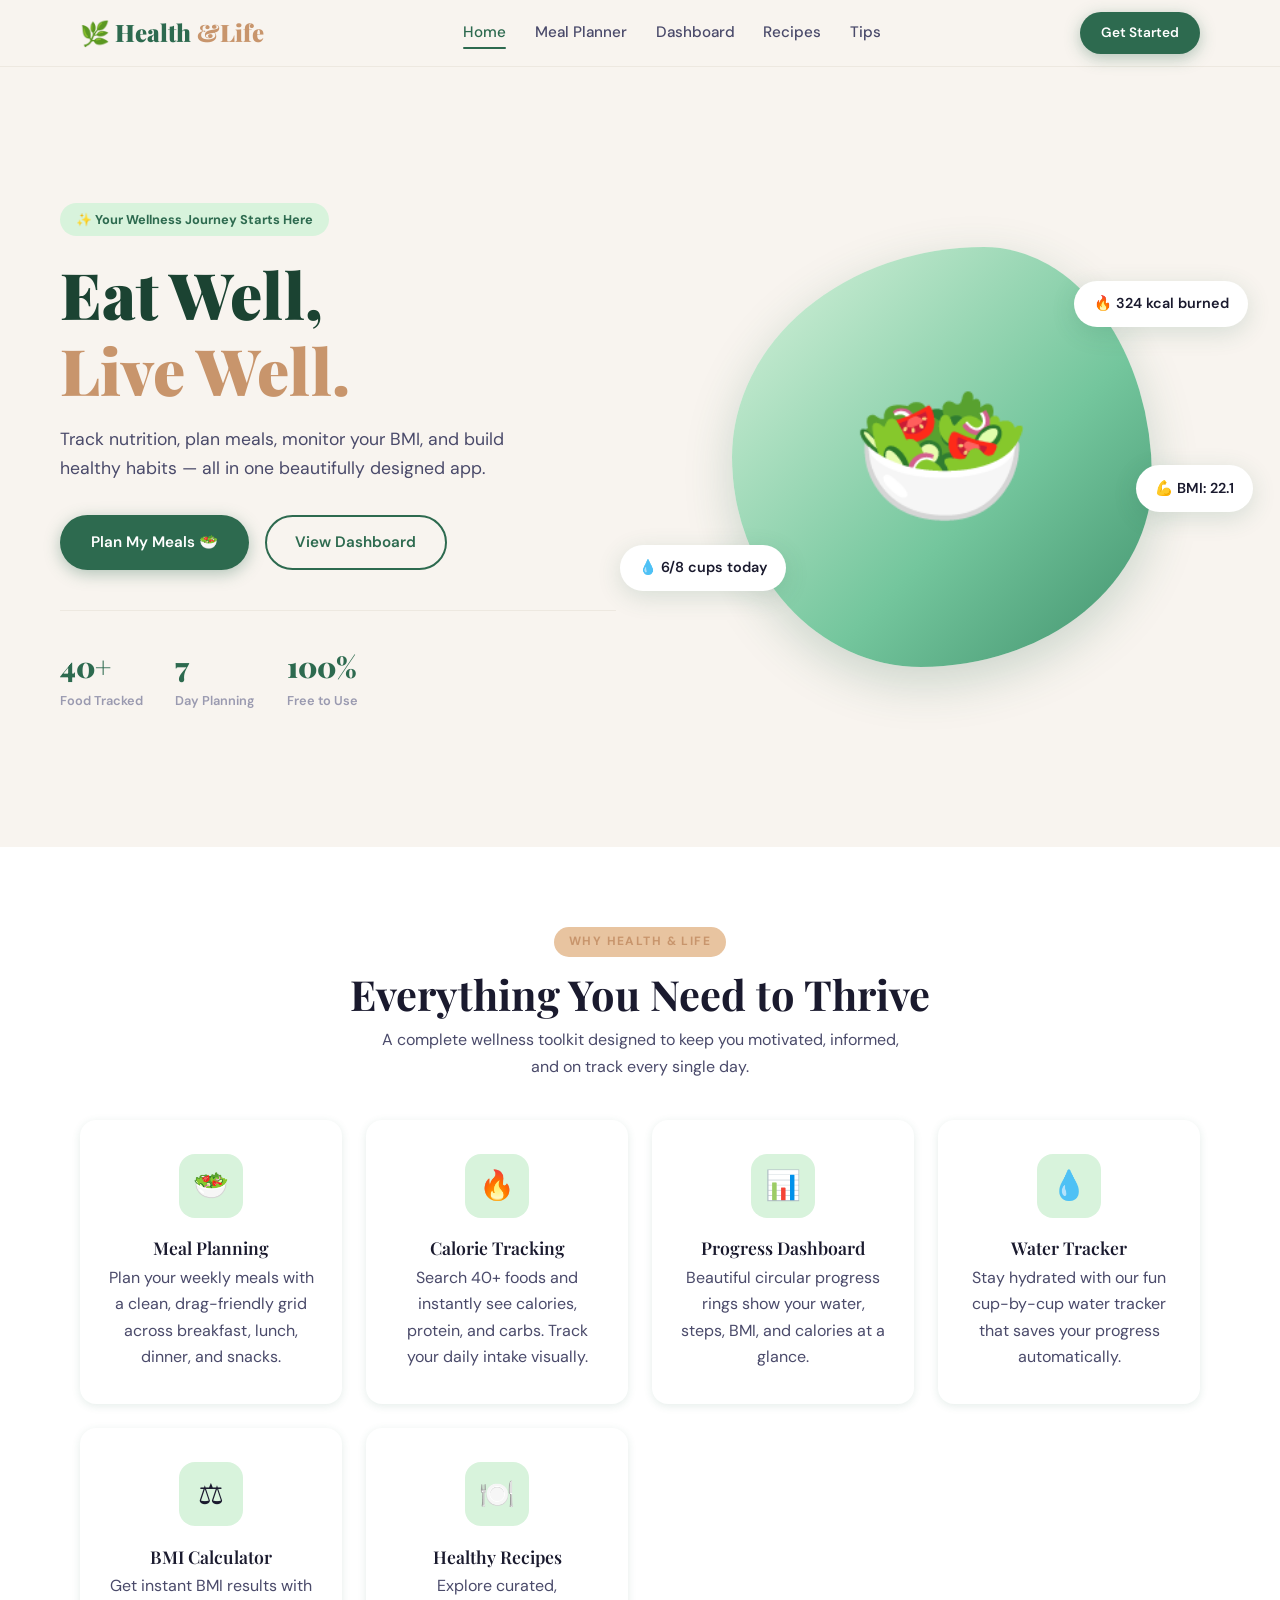
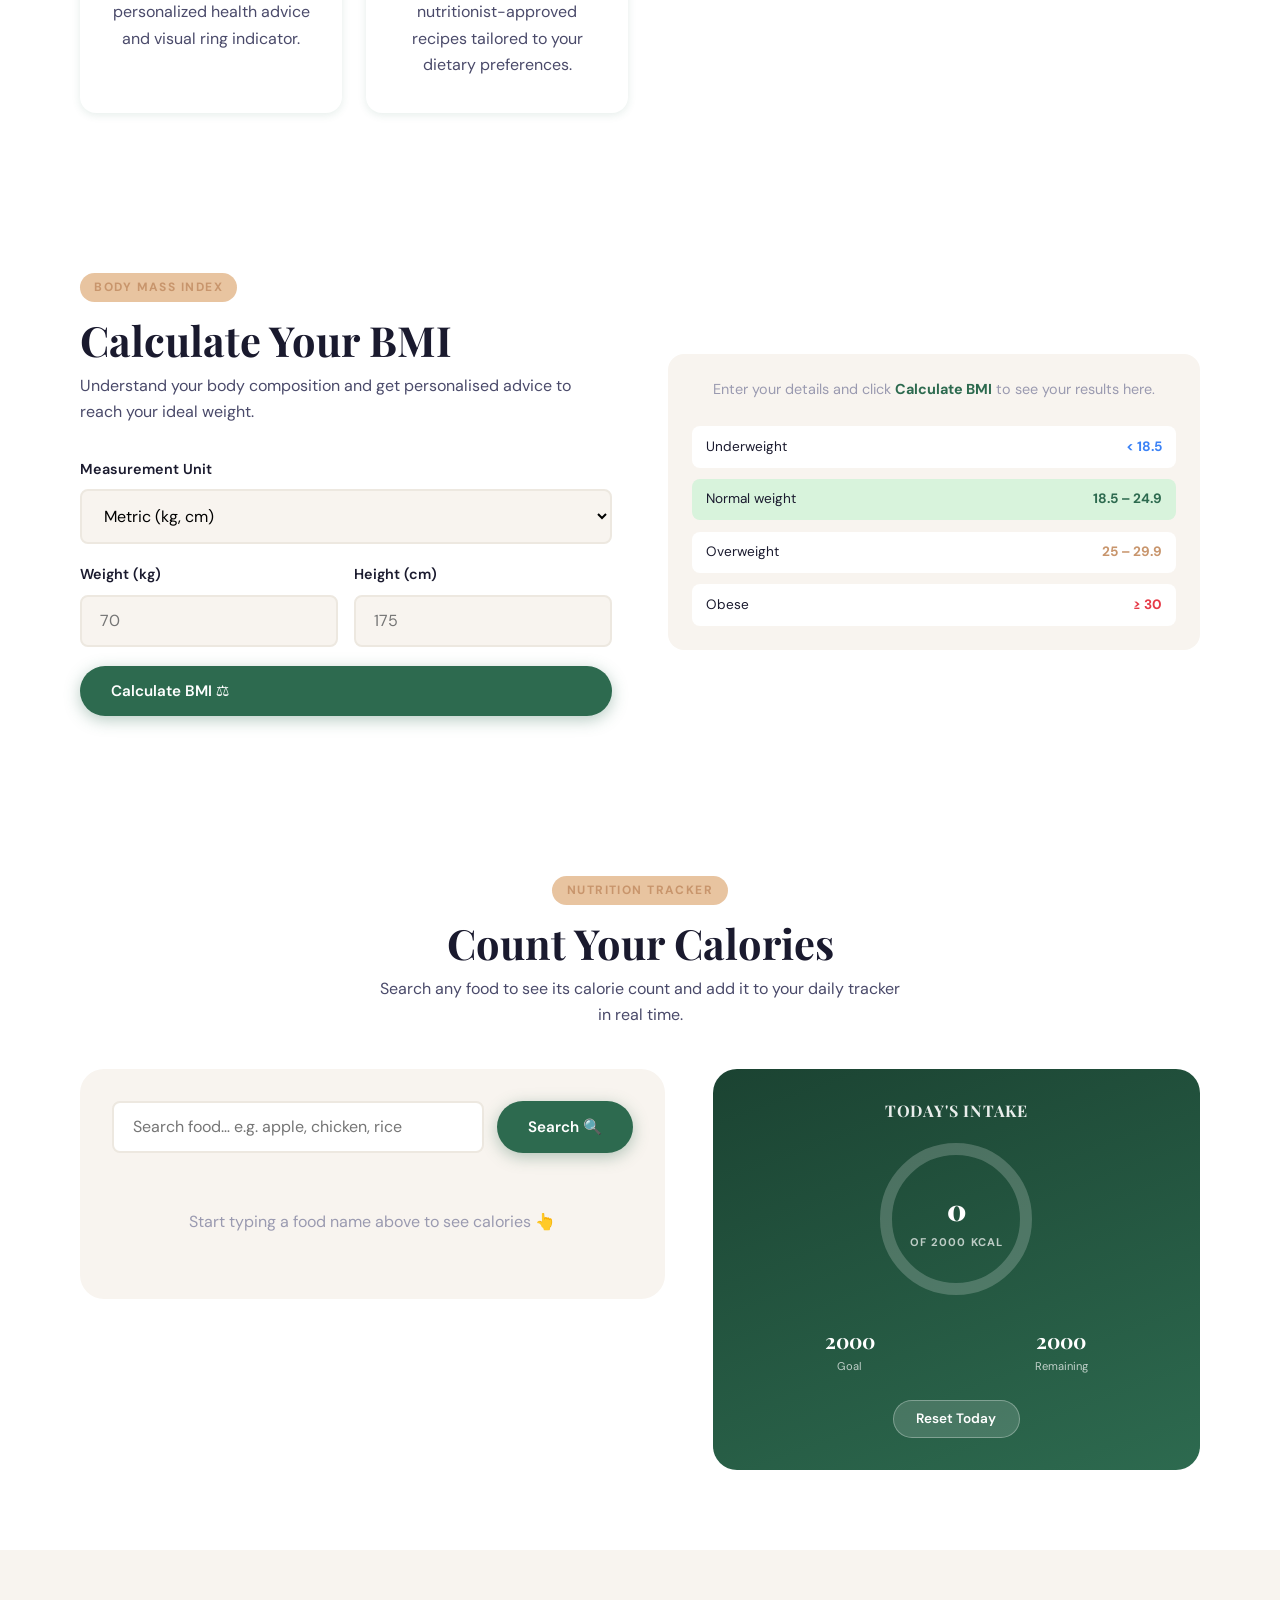
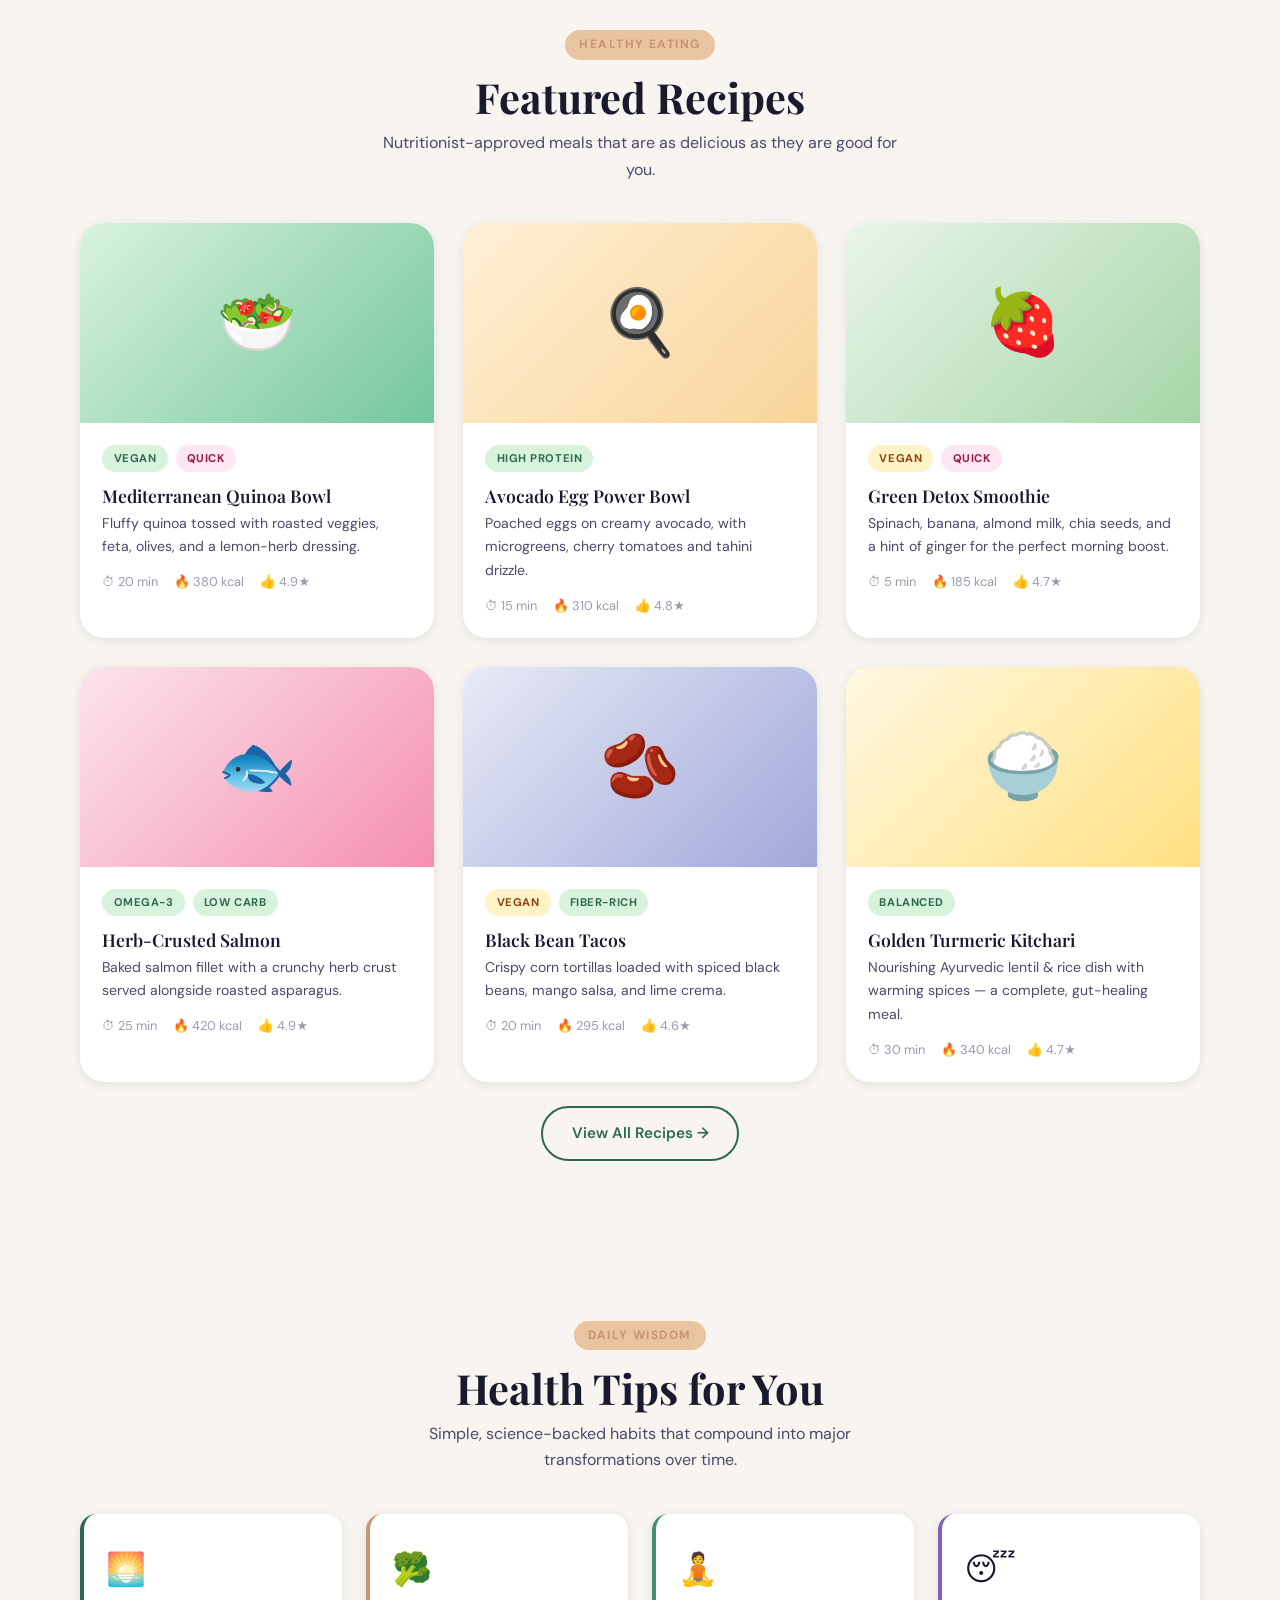
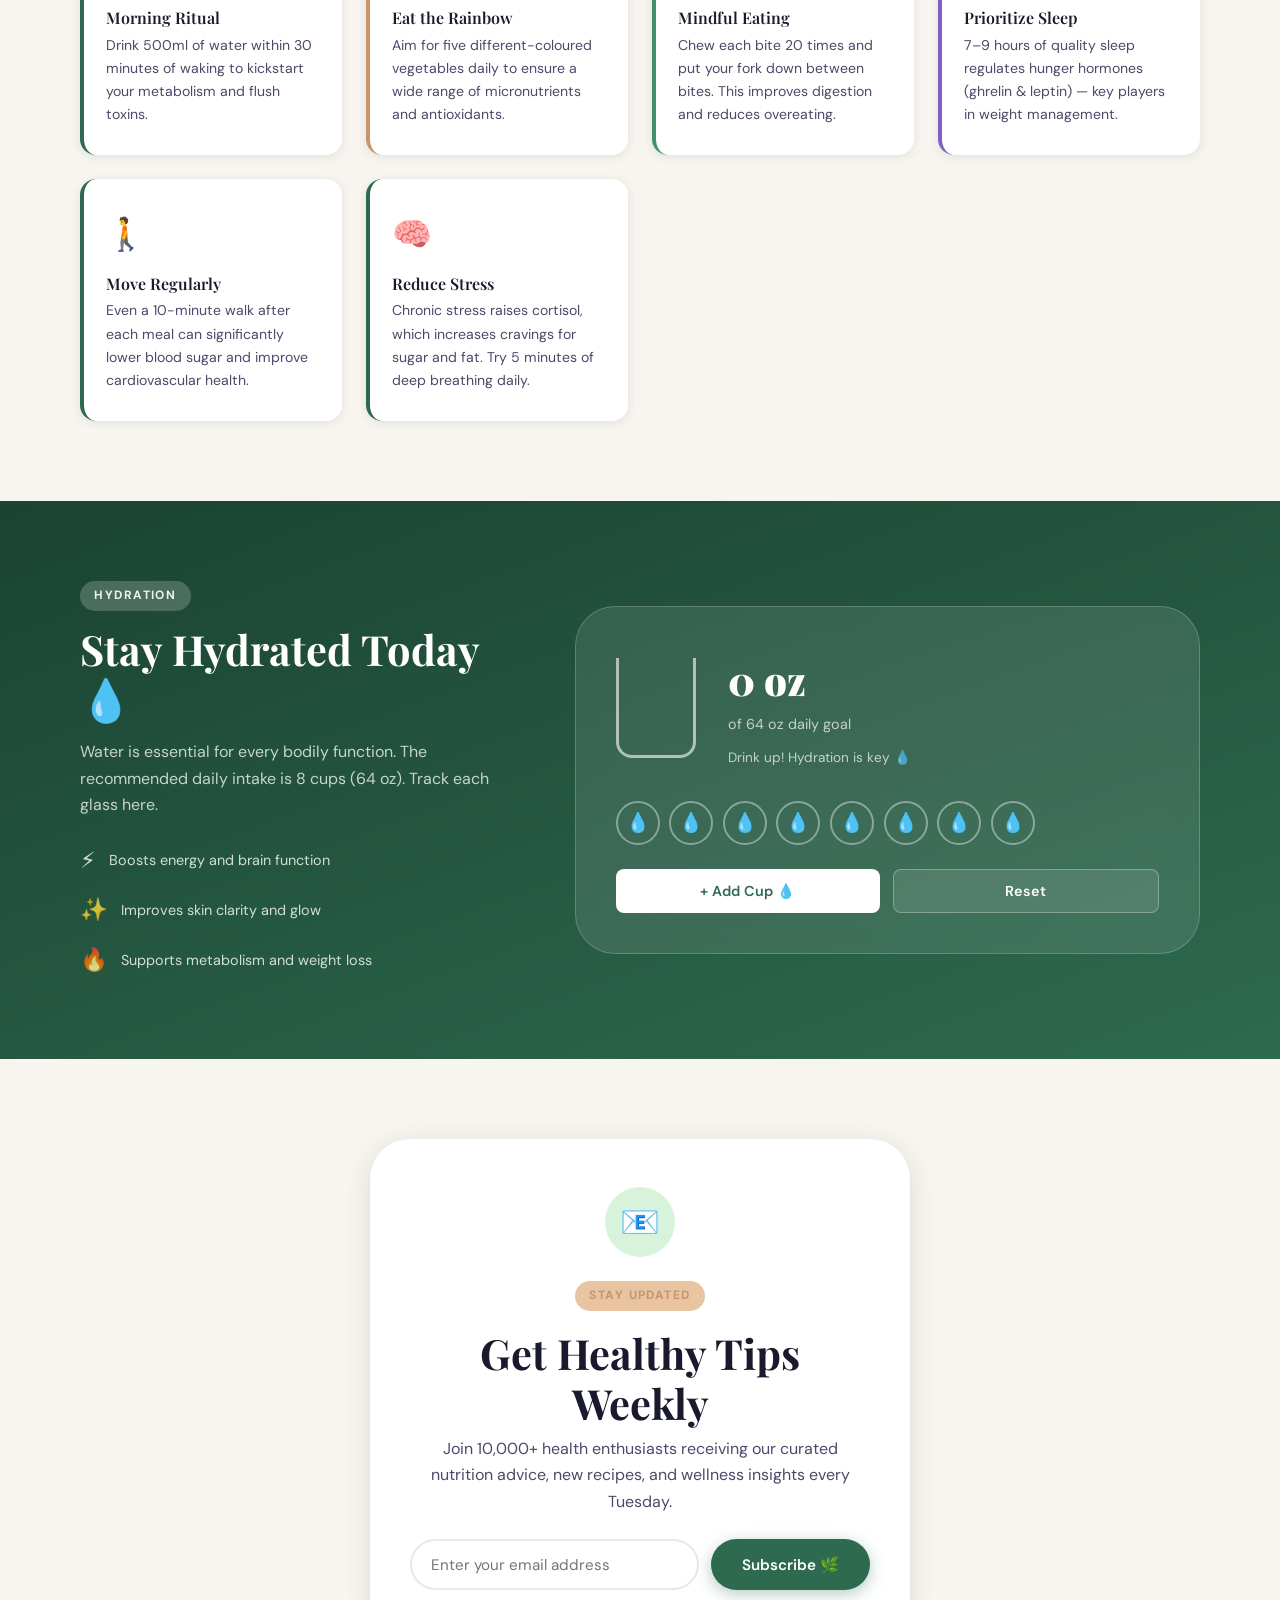
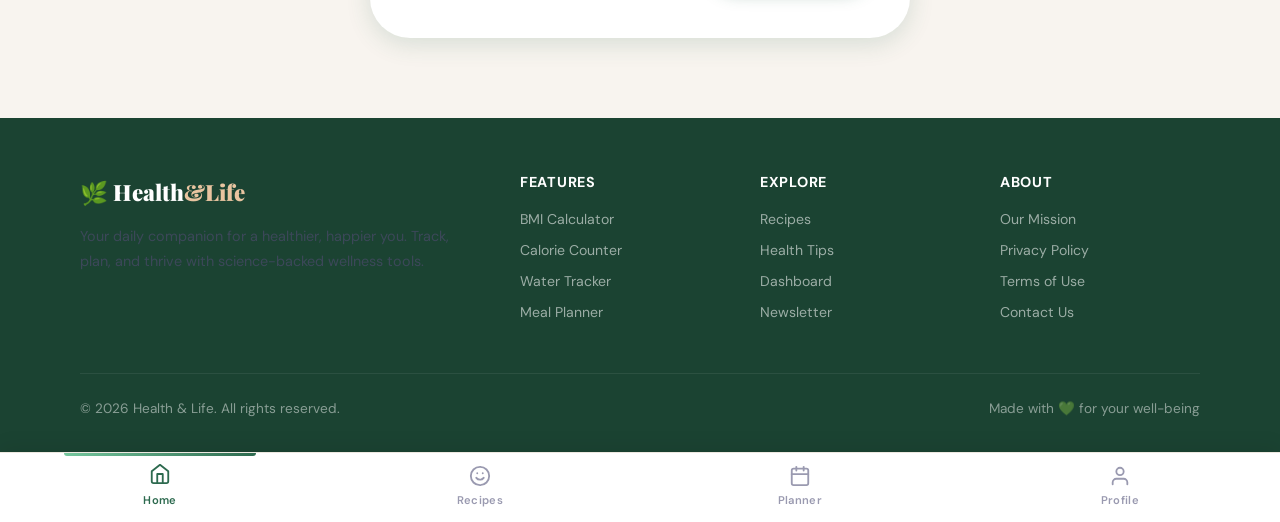
<file: index.html>
<!DOCTYPE html>
<html lang="en">
<head>
  <meta charset="UTF-8" />
  <meta name="viewport" content="width=device-width, initial-scale=1.0" />
  <title>Health & Life — Live Healthy, Live Happy</title>
  <meta name="description" content="Your ultimate wellness companion — track nutrition, plan meals, monitor BMI, and achieve your health goals with Health & Life." />
  <link rel="stylesheet" href="styles.css" />
</head>
<body>

<!-- ======================== HEADER ======================== -->
<header class="header">
  <div class="container header-inner">
    <a href="index.html" class="logo">🌿 Health<span>&Life</span></a>
    <nav class="nav-links">
      <a href="index.html" class="active">Home</a>
      <a href="meal-planner.html">Meal Planner</a>
      <a href="dashboard.html">Dashboard</a>
      <a href="#recipes">Recipes</a>
      <a href="#tips">Tips</a>
    </nav>
    <a href="meal-planner.html" class="btn btn-primary btn-sm">Get Started</a>
  </div>
</header>

<!-- ======================== HERO ======================== -->
<main>
<section class="section hero container">
  <div class="hero-content">
    <div class="hero-badge">✨ Your Wellness Journey Starts Here</div>
    <h1 class="hero-title">Eat Well,<br><em>Live Well.</em></h1>
    <p class="hero-desc">Track nutrition, plan meals, monitor your BMI, and build healthy habits — all in one beautifully designed app.</p>
    <div class="hero-cta">
      <a href="meal-planner.html" class="btn btn-primary">Plan My Meals 🥗</a>
      <a href="dashboard.html" class="btn btn-secondary">View Dashboard</a>
    </div>
    <div class="hero-stats">
      <div>
        <div class="hero-stat-num">40+</div>
        <div class="hero-stat-label">Food Tracked</div>
      </div>
      <div>
        <div class="hero-stat-num">7</div>
        <div class="hero-stat-label">Day Planning</div>
      </div>
      <div>
        <div class="hero-stat-num">100%</div>
        <div class="hero-stat-label">Free to Use</div>
      </div>
    </div>
  </div>
  <div class="hero-visual">
    <div class="hero-blob">🥗</div>
    <div class="hero-pill" style="top:8%;right:-5%">🔥 324 kcal burned</div>
    <div class="hero-pill" style="bottom:18%;left:-8%">💧 6/8 cups today</div>
    <div class="hero-pill" style="top:52%;right:-6%">💪 BMI: 22.1</div>
  </div>
</section>

<!-- ======================== FEATURES ======================== -->
<section class="section" id="features" style="background:var(--white)">
  <div class="container">
    <div class="text-center mb-2">
      <span class="section-label">Why Health & Life</span>
      <h2 class="section-title">Everything You Need to Thrive</h2>
      <p class="section-sub">A complete wellness toolkit designed to keep you motivated, informed, and on track every single day.</p>
    </div>
    <div class="features-grid">
      <div class="feature-card reveal">
        <div class="feature-icon">🥗</div>
        <h3>Meal Planning</h3>
        <p>Plan your weekly meals with a clean, drag-friendly grid across breakfast, lunch, dinner, and snacks.</p>
      </div>
      <div class="feature-card reveal">
        <div class="feature-icon">🔥</div>
        <h3>Calorie Tracking</h3>
        <p>Search 40+ foods and instantly see calories, protein, and carbs. Track your daily intake visually.</p>
      </div>
      <div class="feature-card reveal">
        <div class="feature-icon">📊</div>
        <h3>Progress Dashboard</h3>
        <p>Beautiful circular progress rings show your water, steps, BMI, and calories at a glance.</p>
      </div>
      <div class="feature-card reveal">
        <div class="feature-icon">💧</div>
        <h3>Water Tracker</h3>
        <p>Stay hydrated with our fun cup-by-cup water tracker that saves your progress automatically.</p>
      </div>
      <div class="feature-card reveal">
        <div class="feature-icon">⚖️</div>
        <h3>BMI Calculator</h3>
        <p>Get instant BMI results with personalized health advice and visual ring indicator.</p>
      </div>
      <div class="feature-card reveal">
        <div class="feature-icon">🍽️</div>
        <h3>Healthy Recipes</h3>
        <p>Explore curated, nutritionist-approved recipes tailored to your dietary preferences.</p>
      </div>
    </div>
  </div>
</section>

<!-- ======================== BMI CALCULATOR ======================== -->
<section class="section bmi-section" id="bmi">
  <div class="container">
    <div class="bmi-wrapper">
      <div>
        <span class="section-label">Body Mass Index</span>
        <h2 class="section-title">Calculate Your BMI</h2>
        <p style="margin-bottom:2rem">Understand your body composition and get personalised advice to reach your ideal weight.</p>
        <form class="bmi-form" id="bmiForm">
          <div class="form-group">
            <label for="unit">Measurement Unit</label>
            <select id="unit">
              <option value="metric">Metric (kg, cm)</option>
              <option value="imperial">Imperial (lbs, in)</option>
            </select>
          </div>
          <div class="form-row">
            <div class="form-group">
              <label for="weight">Weight (kg)</label>
              <input type="number" id="weight" placeholder="70" min="1" max="500" required />
            </div>
            <div class="form-group">
              <label for="height">Height (cm)</label>
              <input type="number" id="height" placeholder="175" min="1" max="300" required />
            </div>
          </div>
          <button type="submit" class="btn btn-primary">Calculate BMI ⚖️</button>
        </form>
      </div>
      <div>
        <div class="bmi-result" id="bmiResult">
          <div class="bmi-ring-wrap">
            <svg viewBox="0 0 160 160" width="160" height="160">
              <circle cx="80" cy="80" r="70" fill="none" stroke="var(--cream-dark)" stroke-width="12"/>
              <circle cx="80" cy="80" r="70" class="bmi-ring-progress" id="bmiRingProgress"/>
            </svg>
            <div class="bmi-value">
              <span class="bmi-num" id="bmiNum">--</span>
              <span class="bmi-label">BMI</span>
            </div>
          </div>
          <h3 class="bmi-category" id="bmiCategory">—</h3>
          <p class="bmi-advice" id="bmiAdvice"></p>
        </div>
        <div style="background:var(--cream);border-radius:var(--radius-md);padding:1.5rem;margin-top:1rem" id="bmiPlaceholder">
          <p style="text-align:center;color:var(--text-light);font-size:.9rem">Enter your details and click <strong style="color:var(--green)">Calculate BMI</strong> to see your results here.</p>
          <div style="display:flex;flex-direction:column;gap:.7rem;margin-top:1.5rem">
            <div style="display:flex;justify-content:space-between;align-items:center;padding:.6rem .9rem;background:var(--white);border-radius:var(--radius-sm);font-size:.85rem">
              <span>Underweight</span><span style="color:#3b82f6;font-weight:700">&lt; 18.5</span>
            </div>
            <div style="display:flex;justify-content:space-between;align-items:center;padding:.6rem .9rem;background:var(--green-pale);border-radius:var(--radius-sm);font-size:.85rem">
              <span>Normal weight</span><span style="color:var(--green);font-weight:700">18.5 – 24.9</span>
            </div>
            <div style="display:flex;justify-content:space-between;align-items:center;padding:.6rem .9rem;background:var(--white);border-radius:var(--radius-sm);font-size:.85rem">
              <span>Overweight</span><span style="color:var(--brown);font-weight:700">25 – 29.9</span>
            </div>
            <div style="display:flex;justify-content:space-between;align-items:center;padding:.6rem .9rem;background:var(--white);border-radius:var(--radius-sm);font-size:.85rem">
              <span>Obese</span><span style="color:var(--red);font-weight:700">≥ 30</span>
            </div>
          </div>
        </div>
      </div>
    </div>
  </div>
</section>

<!-- ======================== CALORIE COUNTER ======================== -->
<section class="section calorie-section" id="calories">
  <div class="container">
    <div class="text-center mb-2">
      <span class="section-label">Nutrition Tracker</span>
      <h2 class="section-title">Count Your Calories</h2>
      <p class="section-sub">Search any food to see its calorie count and add it to your daily tracker in real time.</p>
    </div>
    <div class="calorie-inner">
      <div class="calorie-search-box">
        <div class="calorie-input-row">
          <input type="text" id="calorieInput" placeholder="Search food… e.g. apple, chicken, rice" />
          <button class="btn btn-primary" id="calorieSearchBtn">Search 🔍</button>
        </div>
        <div class="calorie-results" id="calorieResults">
          <div class="calorie-no-result">Start typing a food name above to see calories 👆</div>
        </div>
      </div>
      <div class="calorie-tracker-box">
        <h3 style="color:rgba(255,255,255,.9);margin-bottom:1.2rem;font-size:1rem;font-weight:700;text-transform:uppercase;letter-spacing:.05em">Today's Intake</h3>
        <div class="calorie-ring-wrap">
          <svg viewBox="0 0 160 160" width="160" height="160">
            <circle cx="80" cy="80" r="70" class="cal-ring-bg"/>
            <circle cx="80" cy="80" r="70" class="cal-ring-fill" id="calRingFill"/>
          </svg>
          <div class="calorie-center">
            <div class="calorie-center-num" id="calConsumed">0</div>
            <div class="calorie-center-label">of 2000 kcal</div>
          </div>
        </div>
        <div class="calorie-stats">
          <div class="calorie-stat-item">
            <div class="calorie-stat-num">2000</div>
            <div class="calorie-stat-lbl">Goal</div>
          </div>
          <div class="calorie-stat-item">
            <div class="calorie-stat-num" id="calRemaining">2000</div>
            <div class="calorie-stat-lbl">Remaining</div>
          </div>
        </div>
        <button class="btn btn-sm" style="margin-top:1.5rem;background:rgba(255,255,255,.15);color:var(--white);border:1px solid rgba(255,255,255,.3);border-radius:100px;padding:.6rem 1.4rem" onclick="resetCalories()">Reset Today</button>
      </div>
    </div>
  </div>
</section>

<!-- ======================== RECIPE CARDS ======================== -->
<section class="section recipes-section" id="recipes">
  <div class="container">
    <div class="text-center mb-2">
      <span class="section-label">Healthy Eating</span>
      <h2 class="section-title">Featured Recipes</h2>
      <p class="section-sub">Nutritionist-approved meals that are as delicious as they are good for you.</p>
    </div>
    <div class="recipe-grid">
      <div class="recipe-card reveal">
        <div class="recipe-img">🥗</div>
        <div class="recipe-body">
          <div class="recipe-tags">
            <span class="recipe-tag">Vegan</span>
            <span class="recipe-tag quick">Quick</span>
          </div>
          <h3 class="recipe-title">Mediterranean Quinoa Bowl</h3>
          <p style="font-size:.88rem">Fluffy quinoa tossed with roasted veggies, feta, olives, and a lemon-herb dressing.</p>
          <div class="recipe-meta">
            <span>⏱ 20 min</span>
            <span>🔥 380 kcal</span>
            <span>👍 4.9★</span>
          </div>
        </div>
      </div>
      <div class="recipe-card reveal">
        <div class="recipe-img" style="background:linear-gradient(135deg,#fff0d4,#f8d49a)">🍳</div>
        <div class="recipe-body">
          <div class="recipe-tags">
            <span class="recipe-tag">High Protein</span>
          </div>
          <h3 class="recipe-title">Avocado Egg Power Bowl</h3>
          <p style="font-size:.88rem">Poached eggs on creamy avocado, with microgreens, cherry tomatoes and tahini drizzle.</p>
          <div class="recipe-meta">
            <span>⏱ 15 min</span>
            <span>🔥 310 kcal</span>
            <span>👍 4.8★</span>
          </div>
        </div>
      </div>
      <div class="recipe-card reveal">
        <div class="recipe-img" style="background:linear-gradient(135deg,#e8f5e9,#a5d6a7)">🍓</div>
        <div class="recipe-body">
          <div class="recipe-tags">
            <span class="recipe-tag vegan">Vegan</span>
            <span class="recipe-tag quick">Quick</span>
          </div>
          <h3 class="recipe-title">Green Detox Smoothie</h3>
          <p style="font-size:.88rem">Spinach, banana, almond milk, chia seeds, and a hint of ginger for the perfect morning boost.</p>
          <div class="recipe-meta">
            <span>⏱ 5 min</span>
            <span>🔥 185 kcal</span>
            <span>👍 4.7★</span>
          </div>
        </div>
      </div>
      <div class="recipe-card reveal">
        <div class="recipe-img" style="background:linear-gradient(135deg,#fce4ec,#f48fb1)">🐟</div>
        <div class="recipe-body">
          <div class="recipe-tags">
            <span class="recipe-tag">Omega-3</span>
            <span class="recipe-tag">Low Carb</span>
          </div>
          <h3 class="recipe-title">Herb-Crusted Salmon</h3>
          <p style="font-size:.88rem">Baked salmon fillet with a crunchy herb crust served alongside roasted asparagus.</p>
          <div class="recipe-meta">
            <span>⏱ 25 min</span>
            <span>🔥 420 kcal</span>
            <span>👍 4.9★</span>
          </div>
        </div>
      </div>
      <div class="recipe-card reveal">
        <div class="recipe-img" style="background:linear-gradient(135deg,#e8eaf6,#9fa8da)">🫘</div>
        <div class="recipe-body">
          <div class="recipe-tags">
            <span class="recipe-tag vegan">Vegan</span>
            <span class="recipe-tag">Fiber-Rich</span>
          </div>
          <h3 class="recipe-title">Black Bean Tacos</h3>
          <p style="font-size:.88rem">Crispy corn tortillas loaded with spiced black beans, mango salsa, and lime crema.</p>
          <div class="recipe-meta">
            <span>⏱ 20 min</span>
            <span>🔥 295 kcal</span>
            <span>👍 4.6★</span>
          </div>
        </div>
      </div>
      <div class="recipe-card reveal">
        <div class="recipe-img" style="background:linear-gradient(135deg,#fff8e1,#ffe082)">🍚</div>
        <div class="recipe-body">
          <div class="recipe-tags">
            <span class="recipe-tag">Balanced</span>
          </div>
          <h3 class="recipe-title">Golden Turmeric Kitchari</h3>
          <p style="font-size:.88rem">Nourishing Ayurvedic lentil & rice dish with warming spices — a complete, gut-healing meal.</p>
          <div class="recipe-meta">
            <span>⏱ 30 min</span>
            <span>🔥 340 kcal</span>
            <span>👍 4.7★</span>
          </div>
        </div>
      </div>
    </div>
    <div class="text-center mt-3">
      <a href="meal-planner.html" class="btn btn-secondary">View All Recipes →</a>
    </div>
  </div>
</section>

<!-- ======================== HEALTH TIPS ======================== -->
<section class="section tips-section" id="tips">
  <div class="container">
    <div class="text-center mb-2">
      <span class="section-label">Daily Wisdom</span>
      <h2 class="section-title">Health Tips for You</h2>
      <p class="section-sub">Simple, science-backed habits that compound into major transformations over time.</p>
    </div>
    <div class="tips-grid">
      <div class="tip-card reveal">
        <div class="tip-emoji">🌅</div>
        <h3>Morning Ritual</h3>
        <p>Drink 500ml of water within 30 minutes of waking to kickstart your metabolism and flush toxins.</p>
      </div>
      <div class="tip-card reveal">
        <div class="tip-emoji">🥦</div>
        <h3>Eat the Rainbow</h3>
        <p>Aim for five different-coloured vegetables daily to ensure a wide range of micronutrients and antioxidants.</p>
      </div>
      <div class="tip-card reveal">
        <div class="tip-emoji">🧘</div>
        <h3>Mindful Eating</h3>
        <p>Chew each bite 20 times and put your fork down between bites. This improves digestion and reduces overeating.</p>
      </div>
      <div class="tip-card reveal">
        <div class="tip-emoji">😴</div>
        <h3>Prioritize Sleep</h3>
        <p>7–9 hours of quality sleep regulates hunger hormones (ghrelin & leptin) — key players in weight management.</p>
      </div>
      <div class="tip-card reveal">
        <div class="tip-emoji">🚶</div>
        <h3>Move Regularly</h3>
        <p>Even a 10-minute walk after each meal can significantly lower blood sugar and improve cardiovascular health.</p>
      </div>
      <div class="tip-card reveal">
        <div class="tip-emoji">🧠</div>
        <h3>Reduce Stress</h3>
        <p>Chronic stress raises cortisol, which increases cravings for sugar and fat. Try 5 minutes of deep breathing daily.</p>
      </div>
    </div>
  </div>
</section>

<!-- ======================== WATER TRACKER ======================== -->
<section class="water-section" id="water">
  <div class="container water-inner">
    <div class="water-text reveal">
      <span class="section-label" style="background:rgba(255,255,255,.2);color:rgba(255,255,255,.9)">Hydration</span>
      <h2>Stay Hydrated Today 💧</h2>
      <p style="color:rgba(255,255,255,.75);margin-bottom:1.5rem">Water is essential for every bodily function. The recommended daily intake is 8 cups (64 oz). Track each glass here.</p>
      <div style="display:flex;flex-direction:column;gap:.8rem">
        <div style="display:flex;align-items:center;gap:.8rem;color:rgba(255,255,255,.8);font-size:.9rem">
          <span style="font-size:1.4rem">⚡</span>Boosts energy and brain function
        </div>
        <div style="display:flex;align-items:center;gap:.8rem;color:rgba(255,255,255,.8);font-size:.9rem">
          <span style="font-size:1.4rem">✨</span>Improves skin clarity and glow
        </div>
        <div style="display:flex;align-items:center;gap:.8rem;color:rgba(255,255,255,.8);font-size:.9rem">
          <span style="font-size:1.4rem">🔥</span>Supports metabolism and weight loss
        </div>
      </div>
    </div>
    <div class="water-widget reveal">
      <div class="water-cup-display">
        <div class="water-glass">
          <div class="water-fill" id="waterFill" style="height:0%"></div>
        </div>
        <div class="water-info">
          <div class="water-oz"><span id="waterOz">0</span> oz</div>
          <div class="water-goal">of 64 oz daily goal</div>
          <div style="margin-top:.6rem;font-size:.85rem;color:rgba(255,255,255,.7)" id="waterMsg">Keep going, you got this! 💪</div>
        </div>
      </div>
      <div class="water-cups" id="waterCups"></div>
      <div class="water-actions">
        <button class="water-btn water-btn-add" onclick="addWater()">+ Add Cup 💧</button>
        <button class="water-btn water-btn-reset" onclick="resetWater()">Reset</button>
      </div>
    </div>
  </div>
</section>

<!-- ======================== NEWSLETTER ======================== -->
<section class="section newsletter-section" id="newsletter">
  <div class="container">
    <div class="newsletter-box">
      <div class="newsletter-icon">📧</div>
      <span class="section-label">Stay Updated</span>
      <h2 class="section-title" style="margin-top:.3rem">Get Healthy Tips Weekly</h2>
      <p>Join 10,000+ health enthusiasts receiving our curated nutrition advice, new recipes, and wellness insights every Tuesday.</p>
      <form class="newsletter-form" id="newsletterForm">
        <input type="email" placeholder="Enter your email address" required />
        <button type="submit" class="btn btn-primary">Subscribe 🌿</button>
      </form>
    </div>
  </div>
</section>
</main>

<!-- ======================== FOOTER ======================== -->
<footer class="footer">
  <div class="container">
    <div class="footer-grid">
      <div>
        <div class="footer-logo">🌿 Health<span>&amp;Life</span></div>
        <p class="footer-desc">Your daily companion for a healthier, happier you. Track, plan, and thrive with science-backed wellness tools.</p>
      </div>
      <div class="footer-col">
        <h4>Features</h4>
        <a href="#bmi">BMI Calculator</a>
        <a href="#calories">Calorie Counter</a>
        <a href="#water">Water Tracker</a>
        <a href="meal-planner.html">Meal Planner</a>
      </div>
      <div class="footer-col">
        <h4>Explore</h4>
        <a href="#recipes">Recipes</a>
        <a href="#tips">Health Tips</a>
        <a href="dashboard.html">Dashboard</a>
        <a href="#newsletter">Newsletter</a>
      </div>
      <div class="footer-col">
        <h4>About</h4>
        <a href="#">Our Mission</a>
        <a href="#">Privacy Policy</a>
        <a href="#">Terms of Use</a>
        <a href="#">Contact Us</a>
      </div>
    </div>
    <div class="footer-bottom">
      <span>© 2026 Health & Life. All rights reserved.</span>
      <span>Made with 💚 for your well-being</span>
    </div>
  </div>
</footer>

<!-- ======================== BOTTOM NAV ======================== -->
<nav class="bottom-nav" id="bottomNav">
  <a href="index.html" class="bottom-nav-item active" id="bnHome">
    <svg viewBox="0 0 24 24" fill="none" stroke="currentColor" stroke-width="2" stroke-linecap="round" stroke-linejoin="round">
      <path d="M3 9l9-7 9 7v11a2 2 0 0 1-2 2H5a2 2 0 0 1-2-2z"/><polyline points="9 22 9 12 15 12 15 22"/>
    </svg>
    Home
  </a>
  <a href="#recipes" class="bottom-nav-item" id="bnRecipes">
    <svg viewBox="0 0 24 24" fill="none" stroke="currentColor" stroke-width="2" stroke-linecap="round" stroke-linejoin="round">
      <path d="M12 2C6.48 2 2 6.48 2 12s4.48 10 10 10 10-4.48 10-10S17.52 2 12 2z"/><path d="M8 14s1.5 2 4 2 4-2 4-2"/><line x1="9" y1="9" x2="9.01" y2="9"/><line x1="15" y1="9" x2="15.01" y2="9"/>
    </svg>
    Recipes
  </a>
  <a href="meal-planner.html" class="bottom-nav-item" id="bnTracker">
    <svg viewBox="0 0 24 24" fill="none" stroke="currentColor" stroke-width="2" stroke-linecap="round" stroke-linejoin="round">
      <rect x="3" y="4" width="18" height="18" rx="2" ry="2"/><line x1="16" y1="2" x2="16" y2="6"/><line x1="8" y1="2" x2="8" y2="6"/><line x1="3" y1="10" x2="21" y2="10"/>
    </svg>
    Planner
  </a>
  <a href="dashboard.html" class="bottom-nav-item" id="bnProfile">
    <svg viewBox="0 0 24 24" fill="none" stroke="currentColor" stroke-width="2" stroke-linecap="round" stroke-linejoin="round">
      <path d="M20 21v-2a4 4 0 0 0-4-4H8a4 4 0 0 0-4 4v2"/><circle cx="12" cy="7" r="4"/>
    </svg>
    Profile
  </a>
</nav>

<script src="app.js"></script>
<script>
  // Remaining calories reactive update
  const calRemainingEl = document.getElementById('calRemaining');
  const origAddCalorie = window.addCalorie;
  window.addCalorie = function(cal) {
    origAddCalorie(cal);
    if (calRemainingEl) calRemainingEl.textContent = Math.max(0, 2000 - (parseInt(document.getElementById('calConsumed').textContent) || 0));
  };
  window.resetCalories = function() {
    totalCal = 0;
    if (typeof updateCalRing === 'function') updateCalRing();
    if (calRemainingEl) calRemainingEl.textContent = 2000;
    if (typeof showToast === 'function') showToast('Calorie log reset!');
  };

  // Hide BMI placeholder when result shows
  document.getElementById('bmiForm') && document.getElementById('bmiForm').addEventListener('submit', () => {
    setTimeout(() => {
      const p = document.getElementById('bmiPlaceholder');
      if (p) p.style.display = 'none';
    }, 100);
  });

  // Water message update
  const waterOzEl2 = document.getElementById('waterOz');
  const waterMsgEl = document.getElementById('waterMsg');
  const origRenderWater = window.renderWater;
  // Patch renderWater to also update message
  const waterMessages = [
    'Drink up! Hydration is key 💧',
    'Good start! Keep it flowing 🌊',
    'Halfway there! Amazing progress 💪',
    "Almost there! You're crushing it 🔥",
    '🎉 Daily goal achieved! You rock!'
  ];
  setInterval(() => {
    const cups = parseInt(localStorage.getItem('hl_water') || '0');
    if (waterMsgEl) {
      const idx = Math.min(Math.floor((cups / 8) * (waterMessages.length - 1)), waterMessages.length - 1);
      waterMsgEl.textContent = waterMessages[idx];
    }
  }, 500);
</script>
</body>
</html>
</file>
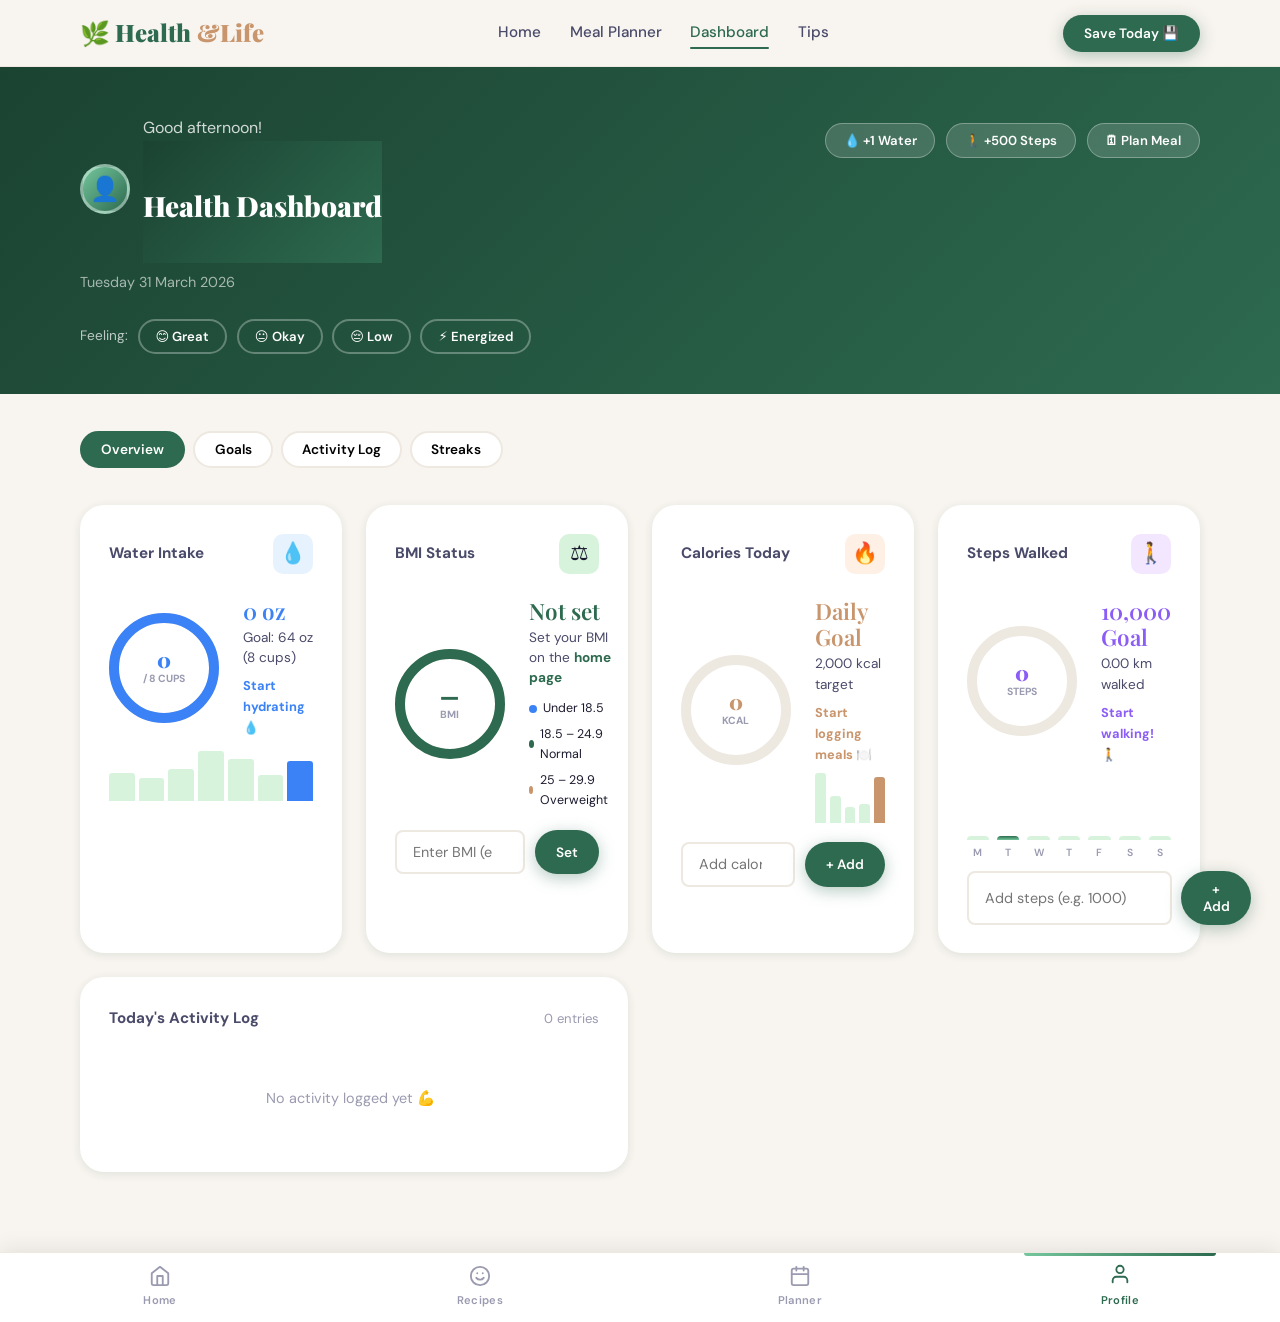
<file: dashboard.html>
<!DOCTYPE html>
<html lang="en">
<head>
  <meta charset="UTF-8" />
  <meta name="viewport" content="width=device-width, initial-scale=1.0" />
  <title>Dashboard — Health & Life</title>
  <meta name="description" content="View your personal health progress dashboard — water intake, BMI, calories, and daily steps at a glance." />
  <link rel="stylesheet" href="styles.css" />
  <style>
    .dash-page { background: var(--cream); min-height: 100vh; }
    .dash-section { padding: 2rem 0 5rem; }

    /* Greeting avatar */
    .dash-avatar {
      width: 50px; height: 50px; border-radius: 50%;
      background: linear-gradient(135deg, var(--green-light), var(--green));
      display: flex; align-items: center; justify-content: center;
      font-size: 1.5rem; color: var(--white);
      border: 3px solid rgba(255,255,255,.4);
    }
    .dash-header-inner { display:flex; justify-content:space-between; align-items:flex-start; flex-wrap:wrap; gap:1rem; }
    .dash-quick-actions { display:flex; gap:.7rem; flex-wrap:wrap; margin-top:.5rem; }
    .dash-quick-btn {
      padding:.5rem 1.1rem; border-radius:100px;
      background:rgba(255,255,255,.15); color:var(--white);
      font-size:.82rem; font-weight:600; border:1px solid rgba(255,255,255,.3);
      cursor:pointer; transition:var(--transition);
    }
    .dash-quick-btn:hover { background:rgba(255,255,255,.3); }

    /* Mood ring row */
    .mood-row { display:flex; gap:.6rem; margin-top:1.5rem; }
    .mood-btn {
      padding:.45rem 1rem; border-radius:100px; border:2px solid rgba(255,255,255,.3);
      background:transparent; color:var(--white); font-size:.82rem; font-weight:600;
      cursor:pointer; transition:var(--transition);
    }
    .mood-btn:hover,.mood-btn.selected { background:rgba(255,255,255,.25); border-color:var(--white); }

    /* Tab row for dashboard sections */
    .dash-tabs { display:flex; gap:.5rem; margin-bottom:1.5rem; overflow-x:auto; padding:.3rem 0; }
    .dash-tab {
      padding:.5rem 1.2rem; border-radius:100px; border:2px solid var(--cream-dark);
      background:var(--white); cursor:pointer; font-weight:600; font-size:.85rem;
      white-space:nowrap; transition:var(--transition);
    }
    .dash-tab.active { background:var(--green); color:var(--white); border-color:var(--green); }
    .dash-tab:hover:not(.active) { border-color:var(--green-light); color:var(--green); }

    /* Mini bar chart */
    .mini-bar-row { display:flex; align-items:flex-end; gap:4px; height:50px; margin-top:.8rem; }
    .mini-bar { flex:1; border-radius:3px 3px 0 0; background:var(--green-pale); transition:height 1s ease; min-height:3px; }
    .mini-bar.active { background:linear-gradient(to top, var(--green-light), var(--green)); }

    /* Streak cards */
    .streak-grid { display:grid; grid-template-columns:repeat(auto-fit,minmax(140px,1fr)); gap:1rem; margin-top:2rem; }
    .streak-card { background:var(--white); border-radius:var(--radius-md); padding:1.2rem; text-align:center; box-shadow:var(--shadow-sm); }
    .streak-num  { font-family:var(--font-display); font-size:2rem; font-weight:900; color:var(--green); }
    .streak-lbl  { font-size:.8rem; color:var(--text-light); font-weight:600; margin-top:.2rem; }
    .streak-icon { font-size:1.5rem; margin-bottom:.4rem; }

    /* Daily log */
    .log-scroll { max-height:280px; overflow-y:auto; padding-right:.5rem; }

    /* Goals section */
    .goals-list { display:flex; flex-direction:column; gap:.8rem; }
    .goal-item { background:var(--cream); border-radius:var(--radius-sm); padding:1rem; }
    .goal-header { display:flex; justify-content:space-between; align-items:center; margin-bottom:.6rem; }
    .goal-name { font-weight:600; font-size:.92rem; }
    .goal-pct  { font-size:.82rem; font-weight:700; color:var(--green); }
    .goal-bar-track { height:8px; background:var(--cream-dark); border-radius:4px; overflow:hidden; }
    .goal-bar-fill  { height:100%; border-radius:4px; transition:width 1.2s ease; }
  </style>
</head>
<body class="dash-page">

<!-- HEADER -->
<header class="header">
  <div class="container header-inner">
    <a href="index.html" class="logo">🌿 Health<span>&Life</span></a>
    <nav class="nav-links">
      <a href="index.html">Home</a>
      <a href="meal-planner.html">Meal Planner</a>
      <a href="dashboard.html" class="active">Dashboard</a>
      <a href="index.html#tips">Tips</a>
    </nav>
    <button class="btn btn-primary btn-sm" onclick="saveSnapshot()">Save Today 💾</button>
  </div>
</header>

<!-- DASHBOARD HEADER -->
<div class="dash-header">
  <div class="container">
    <div class="dash-header-inner">
      <div>
        <div style="display:flex;align-items:center;gap:.8rem;margin-bottom:.5rem">
          <div class="dash-avatar">👤</div>
          <div>
            <div class="dash-greeting" id="greeting">Good morning!</div>
            <h1 class="dash-header h1" style="color:var(--white);font-size:1.75rem;margin:0">Health Dashboard</h1>
          </div>
        </div>
        <div class="dash-date" id="dashDate"></div>
        <div class="mood-row" id="moodRow">
          <span style="font-size:.85rem;opacity:.7;align-self:center">Feeling:</span>
          <button class="mood-btn" onclick="setMood(this,'😊 Great')">😊 Great</button>
          <button class="mood-btn" onclick="setMood(this,'😐 Okay')">😐 Okay</button>
          <button class="mood-btn" onclick="setMood(this,'😔 Low')">😔 Low</button>
          <button class="mood-btn" onclick="setMood(this,'⚡ Energized')">⚡ Energized</button>
        </div>
      </div>
      <div class="dash-quick-actions">
        <button class="dash-quick-btn" onclick="logWater()">💧 +1 Water</button>
        <button class="dash-quick-btn" onclick="logSteps(500)">🚶 +500 Steps</button>
        <button class="dash-quick-btn" onclick="showToast('Opening planner…');setTimeout(()=>location.href=\'meal-planner.html\',600)">🗓 Plan Meal</button>
      </div>
    </div>
  </div>
</div>

<main class="dash-section">
  <div class="container">
    <div class="dash-tabs">
      <button class="dash-tab active" onclick="showTab('overview',this)">Overview</button>
      <button class="dash-tab" onclick="showTab('goals',this)">Goals</button>
      <button class="dash-tab" onclick="showTab('log',this)">Activity Log</button>
      <button class="dash-tab" onclick="showTab('streaks',this)">Streaks</button>
    </div>

    <!-- TAB: OVERVIEW -->
    <div id="tab-overview">
      <div class="dash-grid">

        <!-- Water Card -->
        <div class="dash-card reveal">
          <div class="dash-card-header">
            <span class="dash-card-title">Water Intake</span>
            <div class="dash-card-icon blue">💧</div>
          </div>
          <div class="progress-ring-wrap">
            <div class="progress-ring">
              <svg viewBox="0 0 110 110" width="110" height="110">
                <circle cx="55" cy="55" r="50" class="ring-bg"/>
                <circle cx="55" cy="55" r="50" class="ring-fill blue" id="waterRing" data-offset="0"/>
              </svg>
              <div class="ring-text">
                <span class="ring-num" id="dashWaterCups" style="color:#3b82f6">0</span>
                <span class="ring-unit">/ 8 cups</span>
              </div>
            </div>
            <div class="ring-info">
              <h3 id="dashWaterOz" style="color:#3b82f6">0 oz</h3>
              <p class="ring-sub">Goal: 64 oz (8 cups)</p>
              <span class="ring-change" id="waterStatus" style="color:#3b82f6">Keep hydrating! 💧</span>
            </div>
          </div>
          <div class="mini-bar-row" id="waterBars"></div>
        </div>

        <!-- BMI Card -->
        <div class="dash-card reveal">
          <div class="dash-card-header">
            <span class="dash-card-title">BMI Status</span>
            <div class="dash-card-icon green">⚖️</div>
          </div>
          <div class="progress-ring-wrap">
            <div class="progress-ring">
              <svg viewBox="0 0 110 110" width="110" height="110">
                <circle cx="55" cy="55" r="50" class="ring-bg"/>
                <circle cx="55" cy="55" r="50" class="ring-fill green" id="bmiDashRing" data-offset="0"/>
              </svg>
              <div class="ring-text">
                <span class="ring-num" id="dashBmiNum" style="color:var(--green)">—</span>
                <span class="ring-unit">BMI</span>
              </div>
            </div>
            <div class="ring-info">
              <h3 id="dashBmiCat" style="color:var(--green)">Not set</h3>
              <p class="ring-sub">Set your BMI on the <a href="index.html#bmi" style="color:var(--green);font-weight:700">home page</a></p>
              <div style="display:flex;flex-direction:column;gap:.3rem;margin-top:.6rem">
                <div style="display:flex;align-items:center;gap:.4rem;font-size:.78rem">
                  <span style="width:8px;height:8px;border-radius:50%;background:#3b82f6;display:inline-block"></span>Under 18.5
                </div>
                <div style="display:flex;align-items:center;gap:.4rem;font-size:.78rem">
                  <span style="width:8px;height:8px;border-radius:50%;background:var(--green);display:inline-block"></span>18.5 – 24.9 Normal
                </div>
                <div style="display:flex;align-items:center;gap:.4rem;font-size:.78rem">
                  <span style="width:8px;height:8px;border-radius:50%;background:var(--brown);display:inline-block"></span>25 – 29.9 Overweight
                </div>
              </div>
            </div>
          </div>
          <!-- Manual BMI entry -->
          <div class="quick-add-row">
            <input type="number" id="dashBmiInput" placeholder="Enter BMI (e.g. 22.4)" step="0.1" min="10" max="50"/>
            <button class="btn btn-sm btn-primary" onclick="setDashBmi()">Set</button>
          </div>
        </div>

        <!-- Calories Card -->
        <div class="dash-card reveal">
          <div class="dash-card-header">
            <span class="dash-card-title">Calories Today</span>
            <div class="dash-card-icon orange">🔥</div>
          </div>
          <div class="progress-ring-wrap">
            <div class="progress-ring">
              <svg viewBox="0 0 110 110" width="110" height="110">
                <circle cx="55" cy="55" r="50" class="ring-bg"/>
                <circle cx="55" cy="55" r="50" class="ring-fill orange" id="calDashRing" data-offset="314"/>
              </svg>
              <div class="ring-text">
                <span class="ring-num" id="dashCal" style="color:var(--brown)">0</span>
                <span class="ring-unit">kcal</span>
              </div>
            </div>
            <div class="ring-info">
              <h3 style="color:var(--brown)">Daily Goal</h3>
              <p class="ring-sub">2,000 kcal target</p>
              <span class="ring-change" id="calStatus" style="color:var(--brown)">Log food to track ↑</span>
              <div class="mini-bar-row" id="calBars" style="margin-top:.5rem"></div>
            </div>
          </div>
          <div class="quick-add-row">
            <input type="number" id="dashCalInput" placeholder="Add calories manually" min="0" max="2000"/>
            <button class="btn btn-sm btn-primary" onclick="addDashCal()">+ Add</button>
          </div>
        </div>

        <!-- Steps Card -->
        <div class="dash-card reveal">
          <div class="dash-card-header">
            <span class="dash-card-title">Steps Walked</span>
            <div class="dash-card-icon purple">🚶</div>
          </div>
          <div class="progress-ring-wrap">
            <div class="progress-ring">
              <svg viewBox="0 0 110 110" width="110" height="110">
                <circle cx="55" cy="55" r="50" class="ring-bg"/>
                <circle cx="55" cy="55" r="50" class="ring-fill purple" id="stepsRing" data-offset="314"/>
              </svg>
              <div class="ring-text">
                <span class="ring-num" id="dashSteps" style="color:#8b5cf6">0</span>
                <span class="ring-unit">steps</span>
              </div>
            </div>
            <div class="ring-info">
              <h3 style="color:#8b5cf6">10,000 Goal</h3>
              <p class="ring-sub" id="stepsKm">0.0 km walked</p>
              <span class="ring-change" id="stepsStatus" style="color:#8b5cf6">Start walking! 🚶</span>
            </div>
          </div>
          <div class="step-chart" id="stepChart"></div>
          <div class="quick-add-row" style="margin-top:.6rem">
            <input type="number" id="dashStepsInput" placeholder="Add steps (e.g. 1000)" min="0"/>
            <button class="btn btn-sm btn-primary" onclick="addDashSteps()">+ Add</button>
          </div>
        </div>

        <!-- Wide Activity Card -->
        <div class="dash-card dash-card-wide reveal">
          <div class="dash-card-header">
            <span class="dash-card-title">Today's Activity Log</span>
            <span id="logCount" style="font-size:.82rem;color:var(--text-light)">0 entries</span>
          </div>
          <div class="log-scroll">
            <div class="activity-list" id="activityLog">
              <div style="text-align:center;color:var(--text-light);padding:2rem;font-size:.9rem">
                No activity logged yet. Use the quick buttons above to start! 💪
              </div>
            </div>
          </div>
        </div>

      </div><!-- end dash-grid -->
    </div>

    <!-- TAB: GOALS -->
    <div id="tab-goals" style="display:none">
      <div class="dash-card" style="max-width:680px">
        <div class="dash-card-header">
          <span class="dash-card-title">Weekly Goals Progress</span>
          <span class="tag">This Week</span>
        </div>
        <div class="goals-list" id="goalsList"></div>
      </div>
    </div>

    <!-- TAB: LOG -->
    <div id="tab-log" style="display:none">
      <div class="dash-card">
        <div class="dash-card-header">
          <span class="dash-card-title">Full Activity Log</span>
          <button class="btn btn-sm btn-secondary" onclick="clearLog()">Clear Log</button>
        </div>
        <div class="activity-list" id="fullActivityLog" style="max-height:500px;overflow-y:auto"></div>
      </div>
    </div>

    <!-- TAB: STREAKS -->
    <div id="tab-streaks" style="display:none">
      <div class="dash-card">
        <div class="dash-card-header">
          <span class="dash-card-title">Your Health Streaks 🔥</span>
        </div>
        <div class="streak-grid" id="streakGrid"></div>
        <p style="margin-top:1.5rem;font-size:.85rem;color:var(--text-light)">Keep completing daily goals to grow your streaks. Streaks reset at midnight if you miss a day!</p>
      </div>
    </div>

  </div>
</main>

<!-- BOTTOM NAV -->
<nav class="bottom-nav">
  <a href="index.html" class="bottom-nav-item">
    <svg viewBox="0 0 24 24" fill="none" stroke="currentColor" stroke-width="2" stroke-linecap="round" stroke-linejoin="round"><path d="M3 9l9-7 9 7v11a2 2 0 0 1-2 2H5a2 2 0 0 1-2-2z"/><polyline points="9 22 9 12 15 12 15 22"/></svg>
    Home
  </a>
  <a href="index.html#recipes" class="bottom-nav-item">
    <svg viewBox="0 0 24 24" fill="none" stroke="currentColor" stroke-width="2" stroke-linecap="round" stroke-linejoin="round"><circle cx="12" cy="12" r="10"/><path d="M8 14s1.5 2 4 2 4-2 4-2"/><line x1="9" y1="9" x2="9.01" y2="9"/><line x1="15" y1="9" x2="15.01" y2="9"/></svg>
    Recipes
  </a>
  <a href="meal-planner.html" class="bottom-nav-item">
    <svg viewBox="0 0 24 24" fill="none" stroke="currentColor" stroke-width="2" stroke-linecap="round" stroke-linejoin="round"><rect x="3" y="4" width="18" height="18" rx="2" ry="2"/><line x1="16" y1="2" x2="16" y2="6"/><line x1="8" y1="2" x2="8" y2="6"/><line x1="3" y1="10" x2="21" y2="10"/></svg>
    Planner
  </a>
  <a href="dashboard.html" class="bottom-nav-item active">
    <svg viewBox="0 0 24 24" fill="none" stroke="currentColor" stroke-width="2" stroke-linecap="round" stroke-linejoin="round"><path d="M20 21v-2a4 4 0 0 0-4-4H8a4 4 0 0 0-4 4v2"/><circle cx="12" cy="7" r="4"/></svg>
    Profile
  </a>
</nav>

<script src="app.js"></script>
<script>
// =========================================================
//  DASHBOARD — page logic
// =========================================================

// State (persisted)
let dash = JSON.parse(localStorage.getItem('hl_dash_v2') || '{}');
let actLog = JSON.parse(localStorage.getItem('hl_actlog') || '[]');
let streaks = JSON.parse(localStorage.getItem('hl_streaks') || '{"water":0,"steps":0,"cal":0,"meals":0}');

const STEP_GOAL  = 10000;
const CAL_GOAL   = 2000;
const WATER_GOAL = 8;

// --- GREETING & DATE ---
(function() {
  const now = new Date('2026-03-31T14:54:51');
  const h = now.getHours();
  const greetings = ['Good evening!','Good morning!','Good afternoon!','Good evening!'];
  const phase = h < 5 ? 0 : h < 12 ? 1 : h < 18 ? 2 : 3;
  document.getElementById('greeting').textContent = greetings[phase];
  document.getElementById('dashDate').textContent =
    now.toLocaleDateString('en-GB',{ weekday:'long', year:'numeric', month:'long', day:'numeric' });
})();

// --- TABS ---
window.showTab = function(name, btn) {
  ['overview','goals','log','streaks'].forEach(t => {
    const el = document.getElementById('tab-'+t);
    if (el) el.style.display = 'none';
  });
  document.querySelector('#tab-'+name) && (document.getElementById('tab-'+name).style.display = '');
  document.querySelectorAll('.dash-tab').forEach(b => b.classList.remove('active'));
  btn.classList.add('active');
  if (name === 'goals') renderGoals();
  if (name === 'log')   renderFullLog();
  if (name === 'streaks') renderStreaks();
};

// --- MOOD ---
window.setMood = function(btn, mood) {
  document.querySelectorAll('.mood-btn').forEach(b => b.classList.remove('selected'));
  btn.classList.add('selected');
  dash.mood = mood;
  saveDash();
  logActivity('😊', `Mood: ${mood}`, 'purple');
  showToast('Mood logged: ' + mood);
};

// --- RING HELPERS ---
function setRing(id, pct, color) {
  const circ = 314;
  const offset = circ - (circ * Math.min(pct, 1));
  const ring = document.getElementById(id);
  if (ring) { ring.style.strokeDashoffset = offset; ring.style.stroke = color; }
}

// --- WATER ---
function loadWater() {
  const cups = parseInt(localStorage.getItem('hl_water') || '0');
  dash.water = cups;
  const pct = cups / WATER_GOAL;
  setRing('waterRing', pct, '#3b82f6');
  document.getElementById('dashWaterCups').textContent = cups;
  document.getElementById('dashWaterOz').textContent   = cups * 8 + ' oz';
  const msgs = ['Start hydrating 💧','Good start!','Making progress!','Halfway there!','Almost done!','Almost there!','So close!','Just one more!','Goal reached! 🎉'];
  document.getElementById('waterStatus').textContent = msgs[Math.min(cups, 8)];
  renderMiniBar('waterBars', Array.from({length:7}, (_,i) => parseFloat(localStorage.getItem(`hl_water_d${i}`) || (Math.random()*.8+.2).toFixed(2))), '#3b82f6');
}
window.logWater = function() {
  filledCups = parseInt(localStorage.getItem('hl_water') || '0');
  if (filledCups < WATER_GOAL) {
    filledCups++;
    localStorage.setItem('hl_water', filledCups);
    logActivity('💧', `Logged 1 cup of water (${filledCups}/${WATER_GOAL} today)`, 'blue');
    showToast('💧 Water logged!');
    loadWater();
  } else {
    showToast('🎉 Daily water goal reached!');
  }
};

// --- BMI ---
function loadBmi() {
  const bmi = dash.bmi;
  if (!bmi) return;
  const pct = Math.min(bmi / 40, 1);
  const colors = { 'Underweight':'#3b82f6', 'Healthy Weight':'var(--green)', 'Overweight':'var(--brown)', 'Obese':'#e63946' };
  let cat = 'Underweight', color = '#3b82f6';
  if (bmi >= 18.5) { cat = 'Healthy Weight'; color = 'var(--green)'; }
  if (bmi >= 25)   { cat = 'Overweight'; color = 'var(--brown)'; }
  if (bmi >= 30)   { cat = 'Obese'; color = '#e63946'; }
  setRing('bmiDashRing', pct, color);
  document.getElementById('dashBmiNum').textContent = bmi;
  document.getElementById('dashBmiNum').style.color = color;
  document.getElementById('dashBmiCat').textContent = cat;
  document.getElementById('dashBmiCat').style.color = color;
}
window.setDashBmi = function() {
  const v = parseFloat(document.getElementById('dashBmiInput').value);
  if (!v || v < 10 || v > 60) { showToast('Please enter a valid BMI (10–60)'); return; }
  dash.bmi = v;
  saveDash();
  loadBmi();
  logActivity('⚖️', `BMI recorded: ${v}`, 'green');
  showToast('BMI updated!');
  document.getElementById('dashBmiInput').value = '';
};

// --- CALORIES ---
function loadCal() {
  const cal = dash.cal || 0;
  const pct = cal / CAL_GOAL;
  setRing('calDashRing', pct, 'var(--brown)');
  document.getElementById('dashCal').textContent = cal.toLocaleString();
  const remaining = Math.max(0, CAL_GOAL - cal);
  const statuses = cal < 500 ? 'Start logging meals 🍽️' : cal < 1200 ? 'Light intake today' : cal < 1800 ? 'On track! 👍' : cal < CAL_GOAL ? 'Almost at goal!' : 'Daily goal reached! 🔥';
  document.getElementById('calStatus').textContent = statuses;
  renderMiniBar('calBars', Array.from({length:5}, (_,i) => parseFloat(localStorage.getItem(`hl_cal_d${i}`) || (Math.random()*.7+.3).toFixed(2))), 'var(--brown)');
}
window.addDashCal = function() {
  const v = parseInt(document.getElementById('dashCalInput').value);
  if (!v || v <= 0) return;
  dash.cal = (dash.cal || 0) + v;
  saveDash(); loadCal();
  logActivity('🔥', `Logged ${v} kcal (Total: ${dash.cal} kcal today)`, 'orange');
  showToast(`🔥 ${v} kcal logged!`);
  document.getElementById('dashCalInput').value = '';
};

// --- STEPS ---
function loadSteps() {
  const steps = dash.steps || 0;
  const pct   = steps / STEP_GOAL;
  setRing('stepsRing', pct, '#8b5cf6');
  document.getElementById('dashSteps').textContent = steps.toLocaleString();
  document.getElementById('stepsKm').textContent   = (steps * 0.000762).toFixed(2) + ' km walked';
  const statuses = steps < 2000 ? 'Start walking! 🚶' : steps < 5000 ? 'Good progress! 💪' : steps < 8000 ? "You're crushing it! 🔥" : steps < STEP_GOAL ? 'Almost there! 🏁' : 'Goal achieved! 🏆';
  document.getElementById('stepsStatus').textContent = statuses;
  buildStepChart();
}
window.addDashSteps = function() {
  const v = parseInt(document.getElementById('dashStepsInput').value);
  if (!v || v <= 0) return;
  dash.steps = (dash.steps || 0) + v;
  saveDash(); loadSteps();
  logActivity('🚶', `Walked ${v.toLocaleString()} steps (Total: ${(dash.steps).toLocaleString()} today)`, 'purple');
  showToast(`🚶 ${v.toLocaleString()} steps logged!`);
  document.getElementById('dashStepsInput').value = '';
};
window.logSteps = function(n) {
  dash.steps = (dash.steps || 0) + n;
  saveDash(); loadSteps();
  logActivity('🚶', `Quick-logged ${n} steps`, 'purple');
  showToast(`🚶 +${n} steps logged!`);
};

function buildStepChart() {
  const chart = document.getElementById('stepChart');
  if (!chart) return;
  const days = ['M','T','W','T','F','S','S'];
  const values = days.map((_, i) => {
    if (i === 1) return dash.steps || 0; // simulate today = Tue (index 1)
    return Math.floor(Math.random() * 9000 + 1000);
  });
  const max = Math.max(...values, STEP_GOAL);
  chart.innerHTML = '';
  days.forEach((d, i) => {
    const wrap = document.createElement('div');
    wrap.className = 'step-bar-wrap';
    const pct = (values[i] / max) * 100;
    const isToday = i === 1;
    wrap.innerHTML = `
      <div class="step-bar${isToday?' today':''}" style="height:${pct}%" title="${values[i].toLocaleString()} steps"></div>
      <span class="step-day">${d}</span>`;
    chart.appendChild(wrap);
  });
}

// --- MINI BAR ---
function renderMiniBar(containerId, values, color) {
  const el = document.getElementById(containerId);
  if (!el) return;
  const max = Math.max(...values, 0.1);
  el.innerHTML = '';
  values.forEach((v, i) => {
    const bar = document.createElement('div');
    bar.className = 'mini-bar' + (i === values.length - 1 ? ' active' : '');
    bar.style.height = `${Math.round((v / max) * 100)}%`;
    bar.style.background = i === values.length - 1 ? color : '';
    el.appendChild(bar);
  });
}

// --- ACTIVITY LOG ---
const dotColors = { green:'var(--green)', blue:'#3b82f6', orange:'var(--brown)', purple:'#8b5cf6' };
function logActivity(icon, text, color) {
  const now = new Date();
  const time = now.toLocaleTimeString([], { hour:'2-digit', minute:'2-digit' });
  actLog.unshift({ icon, text, color, time });
  if (actLog.length > 50) actLog.pop();
  localStorage.setItem('hl_actlog', JSON.stringify(actLog));
  renderLog();
}
function renderLog() {
  const el = document.getElementById('activityLog');
  const cnt = document.getElementById('logCount');
  if (!el) return;
  if (actLog.length === 0) {
    el.innerHTML = '<div style="text-align:center;color:var(--text-light);padding:2rem;font-size:.9rem">No activity logged yet 💪</div>';
    if (cnt) cnt.textContent = '0 entries';
    return;
  }
  if (cnt) cnt.textContent = actLog.length + ' entries';
  el.innerHTML = actLog.slice(0, 8).map(e => `
    <div class="activity-item">
      <div class="activity-dot ${e.color}" style="background:${dotColors[e.color]||'var(--green)'}"></div>
      <span style="font-size:.88rem">${e.icon} ${e.text}</span>
      <span class="activity-time">${e.time}</span>
    </div>`).join('');
}
function renderFullLog() {
  const el = document.getElementById('fullActivityLog');
  if (!el) return;
  if (actLog.length === 0) {
    el.innerHTML = '<div style="text-align:center;color:var(--text-light);padding:3rem">No activity recorded yet. Start using the tracker!</div>';
    return;
  }
  el.innerHTML = actLog.map(e => `
    <div class="activity-item">
      <div class="activity-dot" style="background:${dotColors[e.color]||'var(--green)'}"></div>
      <span style="font-size:.88rem">${e.icon} ${e.text}</span>
      <span class="activity-time">${e.time}</span>
    </div>`).join('');
}
window.clearLog = function() {
  if (!confirm('Clear all activity log entries?')) return;
  actLog = [];
  localStorage.setItem('hl_actlog', '[]');
  renderLog(); renderFullLog();
  showToast('Activity log cleared.');
};

// --- GOALS ---
const GOAL_DATA = [
  { label:'Daily Hydration', emoji:'💧', key:'water', max:WATER_GOAL, color:'#3b82f6', suffix:' cups' },
  { label:'Calorie Goal',   emoji:'🔥', key:'cal',   max:CAL_GOAL,   color:'var(--brown)', suffix:' kcal' },
  { label:'Step Goal',      emoji:'🚶', key:'steps', max:STEP_GOAL,  color:'#8b5cf6', suffix:' steps' },
];
function renderGoals() {
  const el = document.getElementById('goalsList');
  if (!el) return;
  el.innerHTML = GOAL_DATA.map(g => {
    const val = g.key === 'water' ? parseInt(localStorage.getItem('hl_water')||'0') : (dash[g.key] || 0);
    const pct = Math.min(Math.round((val / g.max) * 100), 100);
    return `
      <div class="goal-item">
        <div class="goal-header">
          <span class="goal-name">${g.emoji} ${g.label}</span>
          <span class="goal-pct" style="color:${g.color}">${pct}%</span>
        </div>
        <div style="font-size:.82rem;color:var(--text-light);margin-bottom:.5rem">${val.toLocaleString()} / ${g.max.toLocaleString()}${g.suffix}</div>
        <div class="goal-bar-track">
          <div class="goal-bar-fill" style="width:${pct}%;background:${g.color}"></div>
        </div>
      </div>`;
  }).join('');
}

// --- STREAKS ---
function renderStreaks() {
  const el = document.getElementById('streakGrid');
  if (!el) return;
  const streak_data = [
    { icon:'💧', label:'Hydration Streak', key:'water', color:'#3b82f6' },
    { icon:'🚶', label:'Steps Streak',     key:'steps', color:'#8b5cf6' },
    { icon:'🔥', label:'Calorie Streak',   key:'cal',   color:'var(--brown)' },
    { icon:'🥗', label:'Meal Plan Streak', key:'meals', color:'var(--green)' },
  ];
  el.innerHTML = streak_data.map(s => `
    <div class="streak-card">
      <div class="streak-icon">${s.icon}</div>
      <div class="streak-num" style="color:${s.color}">${streaks[s.key] || 0}</div>
      <div class="streak-lbl">${s.label}</div>
    </div>`).join('');
}

// --- SAVE / SNAPSHOT ---
function saveDash() { localStorage.setItem('hl_dash_v2', JSON.stringify(dash)); }
window.saveSnapshot = function() {
  saveDash();
  logActivity('💾', 'Daily snapshot saved', 'green');
  showToast('✅ Progress saved!');
};

// --- INIT ---
window.addEventListener('load', () => {
  setTimeout(() => {
    loadWater(); loadBmi(); loadCal(); loadSteps(); renderLog();
  }, 300);
});
</script>
</body>
</html>
</file>
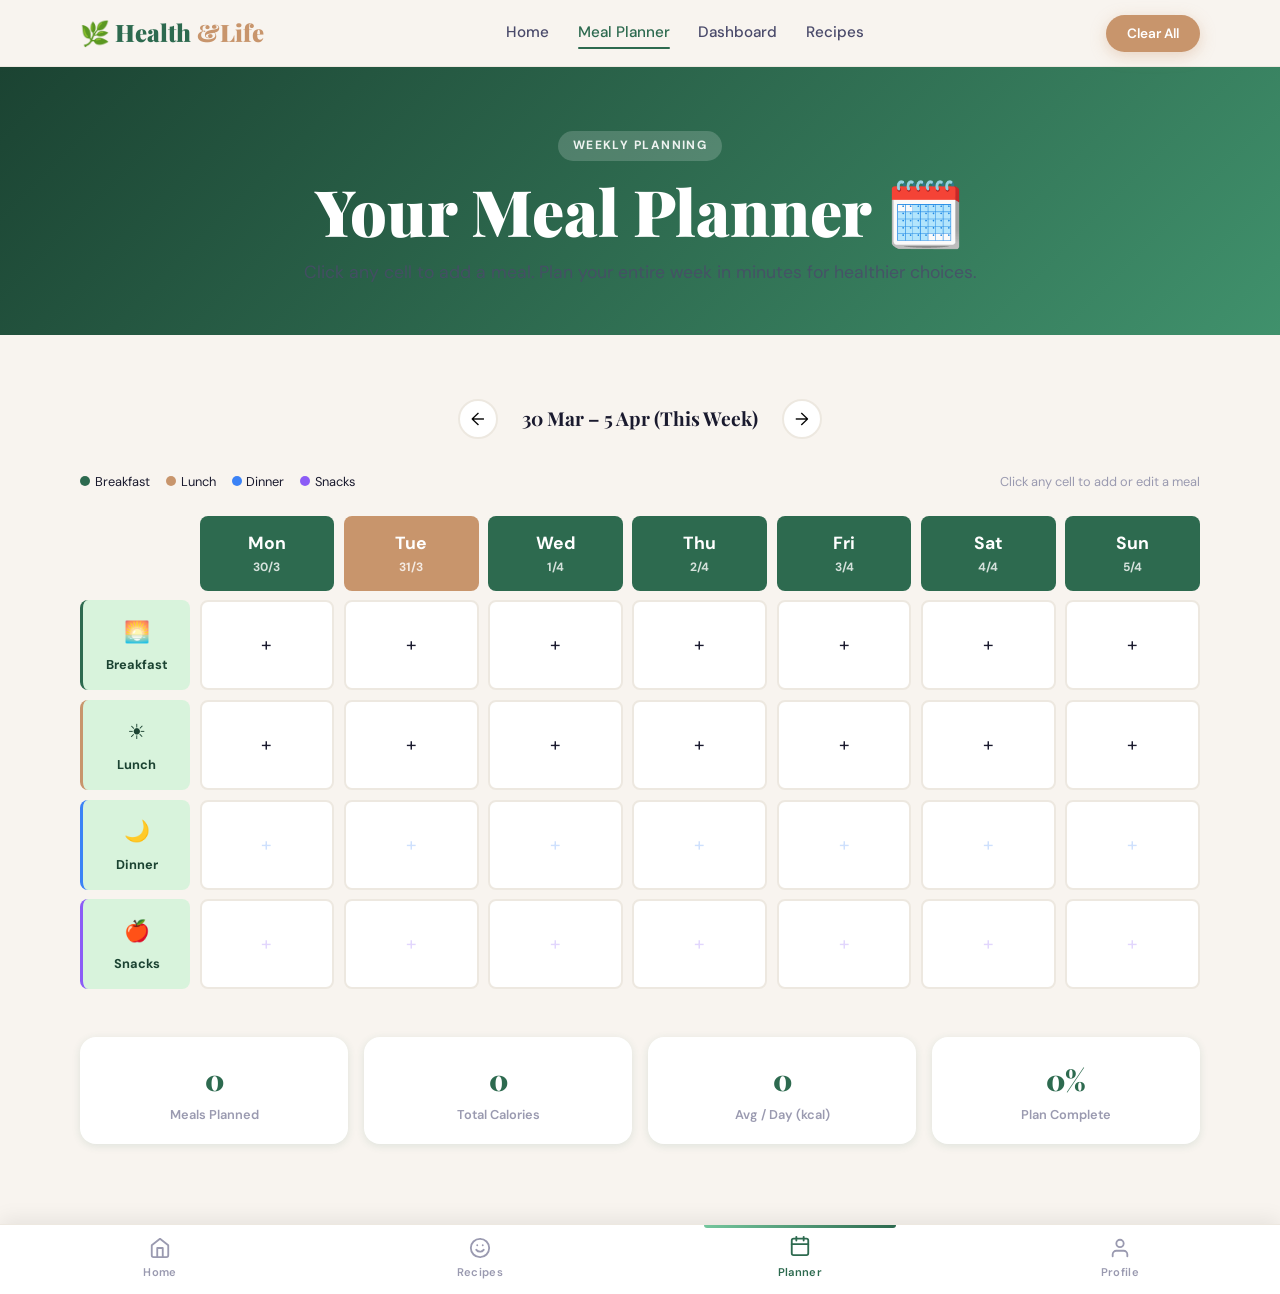
<file: meal-planner.html>
<!DOCTYPE html>
<html lang="en">
<head>
  <meta charset="UTF-8" />
  <meta name="viewport" content="width=device-width, initial-scale=1.0" />
  <title>Meal Planner — Health & Life</title>
  <meta name="description" content="Plan your breakfast, lunch, dinner, and snacks for the entire week with our interactive weekly meal planner." />
  <link rel="stylesheet" href="styles.css" />
  <style>
    .mp-page { background: var(--cream); min-height: 100vh; }
    .mp-week-tabs { display:flex; gap:.5rem; overflow-x:auto; padding:.5rem 0; margin-bottom:1.5rem; }
    .mp-tab { padding:.5rem 1.1rem; border-radius:100px; border:2px solid var(--cream-dark); background:var(--white); cursor:pointer; font-weight:600; font-size:.85rem; white-space:nowrap; transition:var(--transition); }
    .mp-tab.active { background:var(--green); color:var(--white); border-color:var(--green); }
    .mp-tab:hover:not(.active) { border-color:var(--green-light); color:var(--green); }
    .suggestion-chip { display:inline-flex; align-items:center; gap:.35rem; padding:.4rem .85rem; background:var(--green-pale); color:var(--green); border-radius:100px; font-size:.78rem; font-weight:600; margin:.2rem; cursor:pointer; border:none; transition:var(--transition); }
    .suggestion-chip:hover { background:var(--green); color:var(--white); }
    .mp-legend { display:flex; gap:1rem; flex-wrap:wrap; font-size:.8rem; align-items:center; margin-bottom:1.5rem; }
    .mp-legend-dot { width:10px; height:10px; border-radius:50%; display:inline-block; margin-right:.3rem; }
  </style>
</head>
<body class="mp-page">

<!-- HEADER -->
<header class="header">
  <div class="container header-inner">
    <a href="index.html" class="logo">🌿 Health<span>&Life</span></a>
    <nav class="nav-links">
      <a href="index.html">Home</a>
      <a href="meal-planner.html" class="active">Meal Planner</a>
      <a href="dashboard.html">Dashboard</a>
      <a href="index.html#recipes">Recipes</a>
    </nav>
    <button class="btn btn-brown btn-sm" onclick="clearAllMeals()">Clear All</button>
  </div>
</header>

<!-- PAGE HEADER -->
<div class="mp-header">
  <div class="container">
    <span class="section-label" style="background:rgba(255,255,255,.18);color:rgba(255,255,255,.9)">Weekly Planning</span>
    <h1>Your Meal Planner 🗓️</h1>
    <p>Click any cell to add a meal. Plan your entire week in minutes for healthier choices.</p>
  </div>
</div>

<main class="section" style="padding-top:2rem">
  <div class="container">

    <!-- Week Nav -->
    <div class="mp-week-nav">
      <button class="mp-nav-btn" onclick="changeWeek(-1)" id="prevWeekBtn">←</button>
      <span class="mp-week-label" id="weekLabel">This Week</span>
      <button class="mp-nav-btn" onclick="changeWeek(1)" id="nextWeekBtn">→</button>
    </div>

    <!-- Legend -->
    <div class="mp-legend">
      <span><span class="mp-legend-dot" style="background:var(--green)"></span>Breakfast</span>
      <span><span class="mp-legend-dot" style="background:var(--brown)"></span>Lunch</span>
      <span><span class="mp-legend-dot" style="background:#3b82f6"></span>Dinner</span>
      <span><span class="mp-legend-dot" style="background:#8b5cf6"></span>Snacks</span>
      <span style="margin-left:auto;color:var(--text-light)">Click any cell to add or edit a meal</span>
    </div>

    <!-- Meal Grid -->
    <div class="mp-grid" id="mealGrid"></div>

    <!-- Weekly Summary -->
    <div class="mp-summary-bar" id="weeklySummary">
      <div class="mp-summary-card">
        <div class="mp-summary-num" id="sumMeals">0</div>
        <div class="mp-summary-lbl">Meals Planned</div>
      </div>
      <div class="mp-summary-card">
        <div class="mp-summary-num" id="sumCals">0</div>
        <div class="mp-summary-lbl">Total Calories</div>
      </div>
      <div class="mp-summary-card">
        <div class="mp-summary-num" id="sumAvgCal">0</div>
        <div class="mp-summary-lbl">Avg / Day (kcal)</div>
      </div>
      <div class="mp-summary-card">
        <div class="mp-summary-num" id="sumComplete">0%</div>
        <div class="mp-summary-lbl">Plan Complete</div>
      </div>
    </div>
  </div>
</main>

<!-- MEAL MODAL -->
<div class="modal-overlay" id="mealModal">
  <div class="modal-box">
    <h3 class="modal-title" id="modalTitle">Add Meal</h3>
    <input class="modal-input" id="mealInput" type="text" placeholder="e.g. Greek yogurt with berries" />
    <input class="modal-input" id="calInput" type="number" placeholder="Estimated calories (e.g. 320)" min="0" max="5000" />
    <div style="margin:.4rem 0;font-size:.82rem;color:var(--text-light)">Quick suggestions:</div>
    <div id="mealSuggestions"></div>
    <div class="modal-actions">
      <button class="btn btn-secondary btn-sm" onclick="closeModal()">Cancel</button>
      <button class="btn btn-primary btn-sm" onclick="saveMeal()">Save Meal 💾</button>
    </div>
    <button style="position:absolute;top:1rem;right:1rem;background:none;border:none;cursor:pointer;font-size:1.4rem;color:var(--text-light)" onclick="closeModal()">✕</button>
  </div>
</div>

<!-- BOTTOM NAV -->
<nav class="bottom-nav">
  <a href="index.html" class="bottom-nav-item">
    <svg viewBox="0 0 24 24" fill="none" stroke="currentColor" stroke-width="2" stroke-linecap="round" stroke-linejoin="round"><path d="M3 9l9-7 9 7v11a2 2 0 0 1-2 2H5a2 2 0 0 1-2-2z"/><polyline points="9 22 9 12 15 12 15 22"/></svg>
    Home
  </a>
  <a href="index.html#recipes" class="bottom-nav-item">
    <svg viewBox="0 0 24 24" fill="none" stroke="currentColor" stroke-width="2" stroke-linecap="round" stroke-linejoin="round"><circle cx="12" cy="12" r="10"/><path d="M8 14s1.5 2 4 2 4-2 4-2"/><line x1="9" y1="9" x2="9.01" y2="9"/><line x1="15" y1="9" x2="15.01" y2="9"/></svg>
    Recipes
  </a>
  <a href="meal-planner.html" class="bottom-nav-item active">
    <svg viewBox="0 0 24 24" fill="none" stroke="currentColor" stroke-width="2" stroke-linecap="round" stroke-linejoin="round"><rect x="3" y="4" width="18" height="18" rx="2" ry="2"/><line x1="16" y1="2" x2="16" y2="6"/><line x1="8" y1="2" x2="8" y2="6"/><line x1="3" y1="10" x2="21" y2="10"/></svg>
    Planner
  </a>
  <a href="dashboard.html" class="bottom-nav-item">
    <svg viewBox="0 0 24 24" fill="none" stroke="currentColor" stroke-width="2" stroke-linecap="round" stroke-linejoin="round"><path d="M20 21v-2a4 4 0 0 0-4-4H8a4 4 0 0 0-4 4v2"/><circle cx="12" cy="7" r="4"/></svg>
    Profile
  </a>
</nav>

<script src="app.js"></script>
<script>
// =========================================================
//  MEAL PLANNER — page logic
// =========================================================
const DAYS   = ['Mon','Tue','Wed','Thu','Fri','Sat','Sun'];
const MEALS  = ['Breakfast','Lunch','Dinner','Snacks'];
const MEAL_COLORS = ['var(--green)','var(--brown)','#3b82f6','#8b5cf6'];
const MEAL_EMOJI  = ['🌅','☀️','🌙','🍎'];

const SUGGESTIONS = {
  Breakfast: ['Oatmeal & berries','Greek yogurt bowl','Avocado toast','Smoothie bowl','Eggs & toast','Granola & milk'],
  Lunch:     ['Quinoa salad','Grilled chicken wrap','Veggie stir-fry','Lentil soup','Caesar salad','Tuna sandwich'],
  Dinner:    ['Salmon & veggies','Pasta primavera','Chicken curry','Steak & potatoes','Veggie tacos','Stir-fry noodles'],
  Snacks:    ['Apple & almond butter','Trail mix','Hummus & carrots','Rice cakes','Banana','Energy balls'],
};

let weekOffset = 0;
let editCell = null;
let meals = JSON.parse(localStorage.getItem('hl_meals_v2') || '{}');

function getWeekDates(offset) {
  const now = new Date('2026-03-31'); // Using provided date
  const day = now.getDay(); // 0=Sun
  const monday = new Date(now);
  monday.setDate(now.getDate() - (day === 0 ? 6 : day - 1) + offset * 7);
  return DAYS.map((_, i) => {
    const d = new Date(monday);
    d.setDate(monday.getDate() + i);
    return d;
  });
}

function cellKey(weekOff, dayIdx, mealIdx) {
  const dates = getWeekDates(weekOff);
  return `${dates[dayIdx].toISOString().slice(0,10)}_${mealIdx}`;
}

function buildGrid() {
  const grid    = document.getElementById('mealGrid');
  const weekLbl = document.getElementById('weekLabel');
  const dates   = getWeekDates(weekOffset);
  const today   = new Date('2026-03-31').toISOString().slice(0,10);

  // Week label
  const fmt = d => d.toLocaleDateString('en-GB', { day:'numeric', month:'short' });
  weekLbl.textContent = `${fmt(dates[0])} – ${fmt(dates[6])} ${weekOffset === 0 ? '(This Week)' : weekOffset === 1 ? '(Next Week)' : weekOffset === -1 ? '(Last Week)' : ''}`;

  grid.innerHTML = '';

  // Corner
  const corner = document.createElement('div');
  corner.style.cssText = 'background:transparent';
  grid.appendChild(corner);

  // Day headers
  dates.forEach((d, i) => {
    const isToday = d.toISOString().slice(0,10) === today;
    const el = document.createElement('div');
    el.className = 'mp-col-head' + (isToday ? ' today' : '');
    el.innerHTML = `<div style="font-size:1.1rem">${DAYS[i]}</div><div style="opacity:.8;font-size:.75rem">${d.getDate()}/${d.getMonth()+1}</div>`;
    grid.appendChild(el);
  });

  // Meal rows
  MEALS.forEach((meal, mIdx) => {
    const rowHead = document.createElement('div');
    rowHead.className = 'mp-row-head';
    rowHead.innerHTML = `<span style="font-size:1.3rem">${MEAL_EMOJI[mIdx]}</span><span>${meal}</span>`;
    rowHead.style.borderLeft = `3px solid ${MEAL_COLORS[mIdx]}`;
    grid.appendChild(rowHead);

    dates.forEach((_, dIdx) => {
      const key  = cellKey(weekOffset, dIdx, mIdx);
      const data = meals[key];
      const cell = document.createElement('div');
      cell.className = 'mp-cell' + (data ? ' has-meal' : '');
      if (data) {
        cell.style.borderColor = MEAL_COLORS[mIdx] + '60';
        cell.style.background  = MEAL_COLORS[mIdx] + '08';
        cell.innerHTML = `
          <div class="mp-cell-content">${data.name}</div>
          ${data.cal ? `<div class="mp-cell-cal">🔥 ${data.cal} kcal</div>` : ''}
          <button onclick="deleteCell(event,'${key}')" style="position:absolute;top:3px;right:4px;background:none;border:none;cursor:pointer;font-size:.8rem;color:var(--text-light);opacity:0;transition:.2s" class="cell-del-btn">✕</button>`;
        cell.addEventListener('mouseenter', () => cell.querySelector('.cell-del-btn').style.opacity = '1');
        cell.addEventListener('mouseleave', () => cell.querySelector('.cell-del-btn').style.opacity = '0');
      } else {
        cell.innerHTML = `<div class="mp-add-icon" style="color:${MEAL_COLORS[mIdx]}40">+</div>`;
      }
      cell.addEventListener('click', (e) => {
        if (e.target.classList.contains('cell-del-btn')) return;
        openModal(key, meal, mIdx, data);
      });
      grid.appendChild(cell);
    });
  });

  updateSummary();
}

window.deleteCell = function(e, key) {
  e.stopPropagation();
  delete meals[key];
  save();
  buildGrid();
};

function openModal(key, mealType, mIdx, existing) {
  editCell = { key, mIdx };
  document.getElementById('modalTitle').textContent = (existing ? 'Edit' : 'Add') + ' ' + mealType;
  document.getElementById('mealInput').value = existing ? existing.name : '';
  document.getElementById('calInput').value  = existing ? (existing.cal || '') : '';
  // Suggestions
  const suggEl = document.getElementById('mealSuggestions');
  suggEl.innerHTML = '';
  SUGGESTIONS[mealType].forEach(s => {
    const btn = document.createElement('button');
    btn.className = 'suggestion-chip';
    btn.textContent = s;
    btn.onclick = () => {
      document.getElementById('mealInput').value = s;
      document.getElementById('mealInput').focus();
    };
    suggEl.appendChild(btn);
  });
  const overlay = document.getElementById('mealModal');
  overlay.classList.add('show');
  overlay.style.position = 'fixed';
  setTimeout(() => document.getElementById('mealInput').focus(), 100);
}

window.closeModal = function() {
  document.getElementById('mealModal').classList.remove('show');
  editCell = null;
};

window.saveMeal = function() {
  const name = document.getElementById('mealInput').value.trim();
  const cal  = parseInt(document.getElementById('calInput').value) || 0;
  if (!name) { document.getElementById('mealInput').focus(); return; }
  meals[editCell.key] = { name, cal };
  save();
  closeModal();
  buildGrid();
  showToast(`✅ ${name} added!`);
};

// Save/Enter keys
document.addEventListener('keydown', e => {
  if (e.key === 'Escape') closeModal();
  if (e.key === 'Enter' && document.getElementById('mealModal').classList.contains('show')) saveMeal();
});
document.getElementById('mealModal').addEventListener('click', function(e) {
  if (e.target === this) closeModal();
});

window.changeWeek = function(dir) {
  weekOffset += dir;
  buildGrid();
};

window.clearAllMeals = function() {
  if (!confirm('Clear all meal plans? This cannot be undone.')) return;
  meals = {};
  save();
  buildGrid();
  showToast('Meal planner cleared.');
};

function save() { localStorage.setItem('hl_meals_v2', JSON.stringify(meals)); }

function updateSummary() {
  let count = 0, totalCal = 0;
  const dates = getWeekDates(weekOffset);
  const dayCals = {};
  MEALS.forEach((_, mIdx) => {
    dates.forEach((_, dIdx) => {
      const key = cellKey(weekOffset, dIdx, mIdx);
      const data = meals[key];
      if (data) {
        count++;
        totalCal += data.cal || 0;
        const dk = cellKey(weekOffset, dIdx, mIdx).slice(0,10);
        dayCals[dk] = (dayCals[dk] || 0) + (data.cal || 0);
      }
    });
  });
  const totalCells = DAYS.length * MEALS.length;
  document.getElementById('sumMeals').textContent    = count;
  document.getElementById('sumCals').textContent     = totalCal.toLocaleString();
  document.getElementById('sumAvgCal').textContent   = count > 0 ? Math.round(totalCal / 7) : 0;
  document.getElementById('sumComplete').textContent = Math.round((count / totalCells) * 100) + '%';
}

// Init
buildGrid();
</script>
</body>
</html>
</file>
<file: styles.css>
/* ===================================
   HEALTH & LIFE — Global Stylesheet
   =================================== */

@import url('https://fonts.googleapis.com/css2?family=Playfair+Display:wght@400;600;700;900&family=DM+Sans:wght@300;400;500;600;700&display=swap');

/* === CSS VARIABLES === */
:root {
  --green-dark:   #1b4332;
  --green:        #2d6a4f;
  --green-mid:    #40916c;
  --green-light:  #74c69d;
  --green-pale:   #d8f3dc;
  --cream:        #f8f4ef;
  --cream-dark:   #ede8e0;
  --brown:        #c8956c;
  --brown-dark:   #a0714f;
  --brown-light:  #e8c4a0;
  --red:          #e63946;
  --white:        #ffffff;
  --text-dark:    #1a1a2e;
  --text-mid:     #4a4a6a;
  --text-light:   #9a9ab0;
  --shadow-sm:    0 2px 8px rgba(45,106,79,.12);
  --shadow-md:    0 6px 24px rgba(45,106,79,.16);
  --shadow-lg:    0 16px 48px rgba(45,106,79,.22);
  --radius-sm:    8px;
  --radius-md:    16px;
  --radius-lg:    24px;
  --radius-xl:    40px;
  --transition:   .35s cubic-bezier(.4,0,.2,1);
  --nav-height:   70px;
  --font-display: 'Playfair Display', Georgia, serif;
  --font-body:    'DM Sans', system-ui, sans-serif;
}

/* === RESET & BASE === */
*, *::before, *::after { box-sizing: border-box; margin: 0; padding: 0; }
html { scroll-behavior: smooth; font-size: 16px; }
body {
  font-family: var(--font-body);
  background: var(--cream);
  color: var(--text-dark);
  line-height: 1.65;
  padding-bottom: var(--nav-height);
  min-height: 100vh;
  overflow-x: hidden;
}
img { max-width: 100%; display: block; }
a { text-decoration: none; color: inherit; }
button, input, textarea, select {
  font-family: var(--font-body);
  border: none;
  outline: none;
}
ul { list-style: none; }

/* === PAGE TRANSITION === */
.page-transition {
  animation: fadeSlideIn .5s cubic-bezier(.4,0,.2,1) both;
}
@keyframes fadeSlideIn {
  from { opacity: 0; transform: translateY(18px); }
  to   { opacity: 1; transform: translateY(0); }
}
.page-exit {
  animation: fadeSlideOut .3s cubic-bezier(.4,0,.2,1) both;
}
@keyframes fadeSlideOut {
  to { opacity: 0; transform: translateY(-12px); }
}

/* === TYPOGRAPHY === */
h1, h2, h3, h4 { font-family: var(--font-display); line-height: 1.2; }
h1 { font-size: clamp(2.2rem, 5vw, 4rem); font-weight: 900; }
h2 { font-size: clamp(1.6rem, 3.5vw, 2.6rem); font-weight: 700; }
h3 { font-size: clamp(1.1rem, 2.5vw, 1.5rem); font-weight: 600; }
p  { font-size: 1rem; color: var(--text-mid); }

.section-label {
  display: inline-block;
  font-size: .75rem;
  font-weight: 700;
  letter-spacing: .12em;
  text-transform: uppercase;
  color: var(--brown);
  background: var(--brown-light);
  padding: .3rem .9rem;
  border-radius: 100px;
  margin-bottom: .8rem;
}
.section-title { color: var(--text-dark); margin-bottom: .5rem; }
.section-sub   { color: var(--text-mid); max-width: 520px; margin: 0 auto 2.5rem; text-align: center; }

/* === LAYOUT === */
.container { max-width: 1160px; margin: 0 auto; padding: 0 1.25rem; }
.section   { padding: 5rem 0; }

/* === BUTTONS === */
.btn {
  display: inline-flex;
  align-items: center;
  gap: .5rem;
  padding: .8rem 1.8rem;
  border-radius: 100px;
  font-weight: 600;
  font-size: .95rem;
  cursor: pointer;
  transition: var(--transition);
  border: 2px solid transparent;
}
.btn-primary {
  background: var(--green);
  color: var(--white);
  box-shadow: 0 4px 16px rgba(45,106,79,.35);
}
.btn-primary:hover {
  background: var(--green-dark);
  transform: translateY(-2px);
  box-shadow: 0 8px 24px rgba(45,106,79,.4);
}
.btn-secondary {
  background: transparent;
  color: var(--green);
  border-color: var(--green);
}
.btn-secondary:hover {
  background: var(--green);
  color: var(--white);
  transform: translateY(-2px);
}
.btn-brown {
  background: var(--brown);
  color: var(--white);
  box-shadow: 0 4px 16px rgba(200,149,108,.35);
}
.btn-brown:hover {
  background: var(--brown-dark);
  transform: translateY(-2px);
}
.btn-sm { padding: .5rem 1.2rem; font-size: .85rem; }

/* === CARDS === */
.card {
  background: var(--white);
  border-radius: var(--radius-lg);
  box-shadow: var(--shadow-sm);
  overflow: hidden;
  transition: var(--transition);
}
.card:hover {
  box-shadow: var(--shadow-md);
  transform: translateY(-4px);
}

/* ================================
   HEADER / TOP NAV
   ================================ */
.header {
  position: sticky;
  top: 0;
  z-index: 200;
  background: rgba(248,244,239,.92);
  backdrop-filter: blur(14px);
  border-bottom: 1px solid var(--cream-dark);
}
.header-inner {
  display: flex;
  align-items: center;
  justify-content: space-between;
  height: 66px;
}
.logo {
  font-family: var(--font-display);
  font-size: 1.5rem;
  font-weight: 900;
  color: var(--green);
  display: flex;
  align-items: center;
  gap: .4rem;
}
.logo span { color: var(--brown); }
.nav-links {
  display: flex;
  gap: 1.8rem;
  align-items: center;
}
.nav-links a {
  font-weight: 500;
  font-size: .95rem;
  color: var(--text-mid);
  transition: color .25s;
  position: relative;
}
.nav-links a::after {
  content: '';
  position: absolute;
  bottom: -3px; left: 0;
  width: 0; height: 2px;
  background: var(--green);
  border-radius: 2px;
  transition: width .25s;
}
.nav-links a:hover, .nav-links a.active { color: var(--green); }
.nav-links a:hover::after, .nav-links a.active::after { width: 100%; }
@media (max-width: 700px) { .nav-links { display: none; } }

/* ================================
   BOTTOM NAVIGATION BAR
   ================================ */
.bottom-nav {
  position: fixed;
  bottom: 0; left: 0; right: 0;
  z-index: 1000;
  background: rgba(255,255,255,.96);
  backdrop-filter: blur(20px);
  border-top: 1px solid var(--cream-dark);
  height: var(--nav-height);
  display: flex;
  align-items: stretch;
  box-shadow: 0 -4px 20px rgba(0,0,0,.08);
}
.bottom-nav-item {
  flex: 1;
  display: flex;
  flex-direction: column;
  align-items: center;
  justify-content: center;
  gap: 4px;
  cursor: pointer;
  text-decoration: none;
  color: var(--text-light);
  transition: color .25s;
  position: relative;
  font-size: .7rem;
  font-weight: 600;
  letter-spacing: .03em;
}
.bottom-nav-item svg { width: 22px; height: 22px; transition: transform .3s; }
.bottom-nav-item:hover, .bottom-nav-item.active {
  color: var(--green);
}
.bottom-nav-item.active svg { transform: translateY(-2px); }
.bottom-nav-item.active::before {
  content: '';
  position: absolute;
  top: 0; left: 20%; right: 20%;
  height: 3px;
  background: linear-gradient(90deg, var(--green-light), var(--green));
  border-radius: 0 0 4px 4px;
}

/* ================================
   HERO SECTION
   ================================ */
.hero {
  min-height: calc(94vh - 66px);
  display: grid;
  grid-template-columns: 1fr 1fr;
  align-items: center;
  gap: 3rem;
  padding: 4rem 0;
}
.hero-badge {
  display: inline-flex;
  align-items: center;
  gap: 6px;
  background: var(--green-pale);
  color: var(--green);
  font-size: .8rem;
  font-weight: 700;
  padding: .4rem 1rem;
  border-radius: 100px;
  margin-bottom: 1.2rem;
}
.hero-title { color: var(--green-dark); margin-bottom: 1rem; }
.hero-title em { color: var(--brown); font-style: normal; }
.hero-desc { font-size: 1.1rem; margin-bottom: 2rem; max-width: 460px; }
.hero-cta { display: flex; gap: 1rem; flex-wrap: wrap; }
.hero-stats {
  display: flex;
  gap: 2rem;
  margin-top: 2.5rem;
  padding-top: 2rem;
  border-top: 1px solid var(--cream-dark);
}
.hero-stat-num {
  font-family: var(--font-display);
  font-size: 1.8rem;
  font-weight: 900;
  color: var(--green);
}
.hero-stat-label { font-size: .8rem; color: var(--text-light); font-weight: 600; }
.hero-visual {
  position: relative;
  display: flex;
  align-items: center;
  justify-content: center;
}
.hero-blob {
  width: 420px;
  height: 420px;
  border-radius: 60% 40% 55% 45% / 50% 55% 45% 50%;
  background: linear-gradient(135deg, var(--green-pale) 0%, var(--green-light) 60%, var(--green-mid) 100%);
  display: flex;
  align-items: center;
  justify-content: center;
  font-size: 9rem;
  animation: blobFloat 6s ease-in-out infinite;
  box-shadow: var(--shadow-lg);
}
@keyframes blobFloat {
  0%,100% { border-radius: 60% 40% 55% 45%/50% 55% 45% 50%; transform: translateY(0); }
  50%      { border-radius: 45% 55% 40% 60%/55% 45% 55% 45%; transform: translateY(-14px); }
}
.hero-pill {
  position: absolute;
  background: var(--white);
  border-radius: 100px;
  padding: .7rem 1.2rem;
  box-shadow: var(--shadow-md);
  display: flex; align-items: center; gap: .6rem;
  font-size: .9rem; font-weight: 600;
  animation: pillFloat 4s ease-in-out infinite;
}
.hero-pill:nth-child(2) { top: 10%; right: -10%; animation-delay: -.8s; }
.hero-pill:nth-child(3) { bottom: 20%; left: -12%; animation-delay: -2s; }
.hero-pill:nth-child(4) { top: 55%; right: -8%; animation-delay: -1.4s; }
@keyframes pillFloat {
  0%,100% { transform: translateY(0) rotate(-2deg); }
  50%      { transform: translateY(-8px) rotate(2deg); }
}
@media (max-width: 900px) {
  .hero { grid-template-columns: 1fr; text-align: center; }
  .hero-desc, .hero-cta { margin-left: auto; margin-right: auto; justify-content: center; }
  .hero-stats { justify-content: center; }
  .hero-visual { display: none; }
}

/* ================================
   FEATURES
   ================================ */
.features-grid {
  display: grid;
  grid-template-columns: repeat(auto-fit, minmax(240px, 1fr));
  gap: 1.5rem;
}
.feature-card {
  background: var(--white);
  border-radius: var(--radius-md);
  padding: 2rem 1.5rem;
  text-align: center;
  box-shadow: var(--shadow-sm);
  transition: var(--transition);
  border: 2px solid transparent;
}
.feature-card:hover {
  border-color: var(--green-light);
  transform: translateY(-6px);
  box-shadow: var(--shadow-md);
}
.feature-icon {
  width: 64px; height: 64px;
  background: var(--green-pale);
  border-radius: var(--radius-md);
  display: flex; align-items: center; justify-content: center;
  margin: 0 auto 1.2rem;
  font-size: 1.8rem;
  transition: var(--transition);
}
.feature-card:hover .feature-icon {
  background: var(--green);
  transform: scale(1.1) rotate(-6deg);
}
.feature-card h3 { margin-bottom: .4rem; font-size: 1.1rem; }

/* ================================
   BMI CALCULATOR
   ================================ */
.bmi-section { background: var(--white); }
.bmi-wrapper {
  display: grid;
  grid-template-columns: 1fr 1fr;
  gap: 3.5rem;
  align-items: center;
}
.bmi-form { display: flex; flex-direction: column; gap: 1.2rem; }
.form-group label {
  display: block;
  font-weight: 600;
  font-size: .9rem;
  color: var(--text-dark);
  margin-bottom: .5rem;
}
.form-group input, .form-group select {
  width: 100%;
  padding: .85rem 1.1rem;
  border: 2px solid var(--cream-dark);
  border-radius: var(--radius-sm);
  background: var(--cream);
  font-size: 1rem;
  transition: border-color .25s;
}
.form-group input:focus, .form-group select:focus { border-color: var(--green); }
.form-row { display: grid; grid-template-columns: 1fr 1fr; gap: 1rem; }
.bmi-result {
  background: var(--cream);
  border-radius: var(--radius-lg);
  padding: 2.5rem;
  text-align: center;
  display: none;
}
.bmi-result.show { display: block; animation: fadeSlideIn .4s ease; }
.bmi-ring-wrap { position: relative; width: 160px; height: 160px; margin: 0 auto 1.5rem; }
.bmi-ring-wrap svg { transform: rotate(-90deg); }
.bmi-ring-progress {
  fill: none;
  stroke: var(--green);
  stroke-width: 12;
  stroke-linecap: round;
  stroke-dasharray: 440;
  stroke-dashoffset: 440;
  transition: stroke-dashoffset 1s ease;
}
.bmi-value {
  position: absolute;
  inset: 0;
  display: flex;
  flex-direction: column;
  align-items: center;
  justify-content: center;
}
.bmi-num {
  font-family: var(--font-display);
  font-size: 2.2rem;
  font-weight: 900;
  color: var(--green);
}
.bmi-label {
  font-size: .8rem;
  font-weight: 700;
  color: var(--text-light);
  text-transform: uppercase;
  letter-spacing: .08em;
}
.bmi-category {
  font-family: var(--font-display);
  font-size: 1.4rem;
  font-weight: 700;
  margin-bottom: .5rem;
}
.bmi-advice { font-size: .9rem; }
@media (max-width: 800px) {
  .bmi-wrapper { grid-template-columns: 1fr; }
}

/* ================================
   RECIPE CARDS
   ================================ */
.recipes-section { background: var(--cream); }
.recipe-grid {
  display: grid;
  grid-template-columns: repeat(auto-fill, minmax(280px, 1fr));
  gap: 1.8rem;
}
.recipe-card {
  background: var(--white);
  border-radius: var(--radius-lg);
  overflow: hidden;
  box-shadow: var(--shadow-sm);
  transition: var(--transition);
}
.recipe-card:hover { box-shadow: var(--shadow-md); transform: translateY(-6px); }
.recipe-img {
  height: 200px;
  background: linear-gradient(135deg, var(--green-pale), var(--green-light));
  display: flex; align-items: center; justify-content: center;
  font-size: 4rem;
}
.recipe-body { padding: 1.4rem; }
.recipe-tags { display: flex; gap: .5rem; flex-wrap: wrap; margin-bottom: .8rem; }
.recipe-tag {
  font-size: .7rem;
  font-weight: 700;
  letter-spacing: .05em;
  text-transform: uppercase;
  padding: .25rem .7rem;
  border-radius: 100px;
  background: var(--green-pale);
  color: var(--green);
}
.recipe-tag.vegan { background: #fef3c7; color: #92400e; }
.recipe-tag.quick { background: #fce7f3; color: #9d174d; }
.recipe-title { font-size: 1.1rem; margin-bottom: .4rem; }
.recipe-meta {
  display: flex;
  gap: 1rem;
  font-size: .8rem;
  color: var(--text-light);
  margin-top: .8rem;
}
.recipe-meta span { display: flex; align-items: center; gap: 4px; }

/* ================================
   CALORIE COUNTER
   ================================ */
.calorie-section { background: var(--white); }
.calorie-inner {
  display: grid;
  grid-template-columns: 1.2fr 1fr;
  gap: 3rem;
  align-items: start;
}
.calorie-search-box {
  background: var(--cream);
  border-radius: var(--radius-lg);
  padding: 2rem;
}
.calorie-input-row {
  display: flex;
  gap: .8rem;
  margin-bottom: 1.5rem;
}
.calorie-input-row input {
  flex: 1;
  padding: .85rem 1.2rem;
  border: 2px solid var(--cream-dark);
  border-radius: var(--radius-sm);
  background: var(--white);
  font-size: 1rem;
  transition: border-color .25s;
}
.calorie-input-row input:focus { border-color: var(--green); }
.calorie-results { display: flex; flex-direction: column; gap: .8rem; }
.calorie-item {
  background: var(--white);
  border-radius: var(--radius-sm);
  padding: 1rem 1.2rem;
  display: flex;
  justify-content: space-between;
  align-items: center;
  box-shadow: var(--shadow-sm);
  transition: var(--transition);
  animation: fadeSlideIn .3s ease;
}
.calorie-item:hover { box-shadow: var(--shadow-md); }
.calorie-food { font-weight: 600; font-size: .95rem; }
.calorie-sub  { font-size: .8rem; color: var(--text-light); }
.calorie-val  {
  font-family: var(--font-display);
  font-size: 1.3rem;
  font-weight: 700;
  color: var(--green);
}
.calorie-unit { font-size: .7rem; color: var(--text-light); }
.calorie-tracker-box {
  background: linear-gradient(160deg, var(--green-dark), var(--green));
  border-radius: var(--radius-lg);
  padding: 2rem;
  color: var(--white);
  text-align: center;
}
.calorie-ring-wrap { position: relative; width: 160px; height: 160px; margin: 0 auto 1.5rem; }
.calorie-ring-wrap svg { transform: rotate(-90deg); }
.cal-ring-bg { fill: none; stroke: rgba(255,255,255,.2); stroke-width: 12; }
.cal-ring-fill {
  fill: none;
  stroke: var(--green-light);
  stroke-width: 12;
  stroke-linecap: round;
  stroke-dasharray: 440;
  stroke-dashoffset: 110;
  transition: stroke-dashoffset 1s ease;
}
.calorie-center {
  position: absolute; inset: 0;
  display: flex; flex-direction: column; align-items: center; justify-content: center;
}
.calorie-center-num {
  font-family: var(--font-display); font-size: 1.8rem; font-weight: 900; color: var(--white);
}
.calorie-center-label { font-size: .7rem; opacity: .7; font-weight: 700; letter-spacing: .1em; text-transform: uppercase; }
.calorie-stats { display: flex; justify-content: space-around; margin-top: 1.5rem; }
.calorie-stat-item { text-align: center; }
.calorie-stat-num { font-family: var(--font-display); font-size: 1.3rem; font-weight: 700; }
.calorie-stat-lbl { font-size: .7rem; opacity: .7; }
.calorie-no-result { text-align: center; padding: 2rem; color: var(--text-light); }
@media (max-width: 900px) { .calorie-inner { grid-template-columns: 1fr; } }

/* ================================
   HEALTH TIPS
   ================================ */
.tips-section { background: var(--cream); }
.tips-grid {
  display: grid;
  grid-template-columns: repeat(auto-fit, minmax(220px, 1fr));
  gap: 1.5rem;
}
.tip-card {
  background: var(--white);
  border-radius: var(--radius-md);
  padding: 1.8rem 1.4rem;
  border-left: 4px solid var(--green);
  box-shadow: var(--shadow-sm);
  transition: var(--transition);
}
.tip-card:hover { transform: translateX(4px); box-shadow: var(--shadow-md); }
.tip-card:nth-child(2) { border-color: var(--brown); }
.tip-card:nth-child(3) { border-color: var(--green-mid); }
.tip-card:nth-child(4) { border-color: #845ec2; }
.tip-emoji { font-size: 2rem; margin-bottom: .8rem; }
.tip-card h3 { font-size: 1rem; margin-bottom: .4rem; }
.tip-card p { font-size: .88rem; }

/* ================================
   WATER TRACKER
   ================================ */
.water-section {
  background: linear-gradient(160deg, var(--green-dark) 0%, var(--green) 100%);
  color: var(--white);
  padding: 5rem 0;
}
.water-inner {
  display: grid;
  grid-template-columns: 1fr 1.4fr;
  gap: 3rem;
  align-items: center;
}
.water-text h2 { color: var(--white); margin-bottom: 1rem; }
.water-text p  { color: rgba(255,255,255,.8); }
.water-widget {
  background: rgba(255,255,255,.1);
  border-radius: var(--radius-xl);
  padding: 2.5rem;
  backdrop-filter: blur(12px);
  border: 1px solid rgba(255,255,255,.2);
}
.water-cup-display {
  display: flex;
  align-items: center;
  gap: 2rem;
  margin-bottom: 2rem;
}
.water-glass {
  position: relative;
  width: 80px; height: 100px;
  border: 3px solid rgba(255,255,255,.6);
  border-top: none;
  border-radius: 0 0 16px 16px;
  overflow: hidden;
  flex-shrink: 0;
}
.water-fill {
  position: absolute;
  bottom: 0; left: 0; right: 0;
  background: linear-gradient(to top, rgba(116,198,157,.9), rgba(64,145,108,.6));
  transition: height .5s cubic-bezier(.4,0,.2,1);
  border-radius: 0 0 13px 13px;
}
.water-info { flex: 1; }
.water-oz {
  font-family: var(--font-display);
  font-size: 2.5rem;
  font-weight: 900;
}
.water-goal { opacity: .7; font-size: .9rem; }
.water-cups {
  display: flex;
  flex-wrap: wrap;
  gap: .6rem;
  margin-bottom: 1.5rem;
}
.cup-btn {
  width: 44px; height: 44px;
  border-radius: 50%;
  border: 2px solid rgba(255,255,255,.4);
  background: transparent;
  color: var(--white);
  font-size: 1.2rem;
  cursor: pointer;
  transition: var(--transition);
  display: flex; align-items: center; justify-content: center;
}
.cup-btn.filled  { background: rgba(255,255,255,.35); border-color: var(--white); }
.cup-btn:hover   { transform: scale(1.1); background: rgba(255,255,255,.2); }
.water-actions { display: flex; gap: .8rem; }
.water-btn {
  flex: 1; padding: .75rem;
  border-radius: var(--radius-sm);
  border: none; cursor: pointer;
  font-weight: 600; font-size: .9rem;
  transition: var(--transition);
}
.water-btn-add  { background: var(--white); color: var(--green); }
.water-btn-add:hover { background: var(--green-pale); }
.water-btn-reset { background: rgba(255,255,255,.1); color: var(--white); border: 1px solid rgba(255,255,255,.3); }
.water-btn-reset:hover { background: rgba(255,255,255,.2); }
@media (max-width: 800px) { .water-inner { grid-template-columns: 1fr; } }

/* ================================
   NEWSLETTER
   ================================ */
.newsletter-section {
  background: var(--cream);
  text-align: center;
}
.newsletter-box {
  max-width: 540px;
  margin: 0 auto;
  background: var(--white);
  border-radius: var(--radius-xl);
  padding: 3rem 2.5rem;
  box-shadow: var(--shadow-md);
}
.newsletter-icon {
  width: 70px; height: 70px;
  background: var(--green-pale);
  border-radius: 50%;
  display: flex; align-items: center; justify-content: center;
  font-size: 2rem;
  margin: 0 auto 1.5rem;
}
.newsletter-form {
  display: flex;
  gap: .8rem;
  margin-top: 1.5rem;
}
.newsletter-form input {
  flex: 1;
  padding: .85rem 1.2rem;
  border: 2px solid var(--cream-dark);
  border-radius: 100px;
  font-size: .95rem;
  transition: border-color .25s;
}
.newsletter-form input:focus { border-color: var(--green); }
@media (max-width: 540px) { .newsletter-form { flex-direction: column; } }

/* ================================
   FOOTER
   ================================ */
.footer {
  background: var(--green-dark);
  color: rgba(255,255,255,.8);
  padding: 3.5rem 0 2rem;
}
.footer-grid {
  display: grid;
  grid-template-columns: 2fr 1fr 1fr 1fr;
  gap: 2.5rem;
  margin-bottom: 2.5rem;
}
.footer-logo {
  font-family: var(--font-display);
  font-size: 1.4rem;
  font-weight: 900;
  color: var(--white);
  margin-bottom: .8rem;
}
.footer-logo span { color: var(--brown-light); }
.footer-desc { font-size: .9rem; opacity: .7; line-height: 1.7; }
.footer-col h4 {
  font-family: var(--font-body);
  font-weight: 700;
  color: var(--white);
  font-size: .9rem;
  letter-spacing: .05em;
  text-transform: uppercase;
  margin-bottom: 1rem;
}
.footer-col a {
  display: block;
  font-size: .88rem;
  opacity: .7;
  margin-bottom: .5rem;
  transition: opacity .2s;
}
.footer-col a:hover { opacity: 1; }
.footer-bottom {
  border-top: 1px solid rgba(255,255,255,.12);
  padding-top: 1.5rem;
  display: flex;
  justify-content: space-between;
  align-items: center;
  font-size: .85rem;
  opacity: .6;
}
@media (max-width: 768px) {
  .footer-grid { grid-template-columns: 1fr 1fr; }
  .footer-bottom { flex-direction: column; gap: .5rem; text-align: center; }
}

/* ================================
   SCROLL ANIMATION
   ================================ */
.reveal {
  opacity: 0;
  transform: translateY(30px);
  transition: opacity .7s ease, transform .7s ease;
}
.reveal.visible {
  opacity: 1;
  transform: translateY(0);
}

/* ================================
   MEAL PLANNER PAGE
   ================================ */
.mp-header {
  background: linear-gradient(135deg, var(--green-dark), var(--green-mid));
  color: var(--white);
  padding: 4rem 0 3rem;
  text-align: center;
}
.mp-header h1 { color: var(--white); margin-bottom: .5rem; }
.mp-header p  { opacity: .8; font-size: 1.1rem; }
.mp-week-nav {
  display: flex;
  align-items: center;
  justify-content: center;
  gap: 1.5rem;
  margin: 2rem 0;
}
.mp-week-label { font-family: var(--font-display); font-size: 1.2rem; font-weight: 700; }
.mp-nav-btn {
  width: 40px; height: 40px;
  border-radius: 50%;
  background: var(--white);
  border: 2px solid var(--cream-dark);
  cursor: pointer;
  display: flex; align-items: center; justify-content: center;
  font-size: 1.1rem;
  transition: var(--transition);
}
.mp-nav-btn:hover { background: var(--green); color: var(--white); border-color: var(--green); }
.mp-grid {
  display: grid;
  grid-template-columns: 110px repeat(7, 1fr);
  gap: .6rem;
  overflow-x: auto;
  padding-bottom: 1rem;
}
.mp-col-head {
  background: var(--green);
  color: var(--white);
  border-radius: var(--radius-sm);
  padding: .8rem .5rem;
  text-align: center;
  font-weight: 700;
  font-size: .85rem;
}
.mp-col-head.today { background: var(--brown); }
.mp-row-head {
  background: var(--green-pale);
  border-radius: var(--radius-sm);
  display: flex; align-items: center; justify-content: center;
  padding: .6rem;
  text-align: center;
  font-weight: 700;
  font-size: .8rem;
  color: var(--green-dark);
  gap: .3rem;
  flex-direction: column;
}
.mp-cell {
  background: var(--white);
  border-radius: var(--radius-sm);
  border: 2px solid var(--cream-dark);
  min-height: 90px;
  padding: .5rem;
  cursor: pointer;
  transition: var(--transition);
  position: relative;
}
.mp-cell:hover { border-color: var(--green-light); box-shadow: var(--shadow-sm); }
.mp-cell.has-meal { border-color: var(--green-pale); }
.mp-cell-content {
  font-size: .78rem;
  font-weight: 600;
  color: var(--text-dark);
  line-height: 1.4;
}
.mp-cell-cal {
  position: absolute;
  bottom: 4px; right: 6px;
  font-size: .65rem;
  color: var(--green);
  font-weight: 700;
}
.mp-add-icon {
  color: var(--text-light);
  font-size: 1.2rem;
  display: flex; align-items: center; justify-content: center;
  height: 100%;
  min-height: 60px;
}
.mp-summary-bar {
  display: grid;
  grid-template-columns: repeat(4, 1fr);
  gap: 1rem;
  margin-top: 2rem;
}
.mp-summary-card {
  background: var(--white);
  border-radius: var(--radius-md);
  padding: 1.2rem;
  text-align: center;
  box-shadow: var(--shadow-sm);
}
.mp-summary-num {
  font-family: var(--font-display);
  font-size: 1.8rem;
  font-weight: 900;
  color: var(--green);
}
.mp-summary-lbl { font-size: .8rem; color: var(--text-light); font-weight: 600; }

/* Meal Modal */
.modal-overlay {
  position: fixed; inset: 0;
  background: rgba(0,0,0,.5);
  z-index: 2000;
  display: flex; align-items: center; justify-content: center;
  padding: 1rem;
  opacity: 0; pointer-events: none;
  transition: opacity .3s;
}
.modal-overlay.show { opacity: 1; pointer-events: all; }
.modal-box {
  background: var(--white);
  border-radius: var(--radius-lg);
  padding: 2rem;
  max-width: 440px;
  width: 100%;
  box-shadow: var(--shadow-lg);
  transform: scale(.9);
  transition: transform .3s;
}
.modal-overlay.show .modal-box { transform: scale(1); }
.modal-title { font-size: 1.2rem; margin-bottom: 1.2rem; color: var(--green-dark); }
.modal-input {
  width: 100%;
  padding: .85rem 1.1rem;
  border: 2px solid var(--cream-dark);
  border-radius: var(--radius-sm);
  font-size: 1rem;
  margin-bottom: .8rem;
  transition: border-color .25s;
}
.modal-input:focus { border-color: var(--green); }
.modal-actions { display: flex; gap: .8rem; margin-top: 1rem; }
.modal-actions button { flex: 1; }

/* ================================
   DASHBOARD PAGE
   ================================ */
.dash-header {
  background: linear-gradient(135deg, var(--green-dark), var(--green));
  padding: 3rem 0 2.5rem;
  color: var(--white);
}
.dash-header h1 { color: var(--white); font-size: 2rem; margin-bottom: .3rem; }
.dash-greeting { opacity: .8; font-size: 1rem; }
.dash-date { opacity: .6; font-size: .9rem; margin-top: .2rem; }
.dash-grid {
  display: grid;
  grid-template-columns: repeat(auto-fit, minmax(260px, 1fr));
  gap: 1.5rem;
  margin-top: 2rem;
}
.dash-card {
  background: var(--white);
  border-radius: var(--radius-lg);
  padding: 1.8rem;
  box-shadow: var(--shadow-sm);
  transition: var(--transition);
}
.dash-card:hover { box-shadow: var(--shadow-md); transform: translateY(-4px); }
.dash-card-header {
  display: flex;
  align-items: center;
  justify-content: space-between;
  margin-bottom: 1.5rem;
}
.dash-card-title { font-weight: 700; font-size: .95rem; color: var(--text-mid); }
.dash-card-icon {
  width: 40px; height: 40px;
  border-radius: 10px;
  display: flex; align-items: center; justify-content: center;
  font-size: 1.3rem;
}
.dash-card-icon.green  { background: var(--green-pale); }
.dash-card-icon.orange { background: #fff0e6; }
.dash-card-icon.blue   { background: #e6f3ff; }
.dash-card-icon.purple { background: #f3e6ff; }

/* Circular Progress Ring */
.progress-ring-wrap {
  display: flex;
  align-items: center;
  gap: 1.5rem;
}
.progress-ring {
  position: relative;
  width: 110px;
  height: 110px;
  flex-shrink: 0;
}
.progress-ring svg { transform: rotate(-90deg); }
.ring-bg   { fill: none; stroke: var(--cream-dark); stroke-width: 10; }
.ring-fill {
  fill: none;
  stroke-width: 10;
  stroke-linecap: round;
  stroke-dasharray: 314;
  stroke-dashoffset: 314;
  transition: stroke-dashoffset 1.2s cubic-bezier(.4,0,.2,1);
}
.ring-fill.green  { stroke: var(--green); }
.ring-fill.orange { stroke: var(--brown); }
.ring-fill.blue   { stroke: #3b82f6; }
.ring-fill.purple { stroke: #8b5cf6; }
.ring-text {
  position: absolute; inset: 0;
  display: flex; flex-direction: column;
  align-items: center; justify-content: center;
}
.ring-num {
  font-family: var(--font-display);
  font-size: 1.3rem;
  font-weight: 900;
  line-height: 1;
}
.ring-unit { font-size: .65rem; color: var(--text-light); font-weight: 700; text-transform: uppercase; }
.ring-info h3 { font-size: 1.4rem; margin-bottom: .2rem; }
.ring-info .ring-sub { font-size: .85rem; line-height: 1.5; }
.ring-info .ring-change {
  display: inline-flex;
  align-items: center;
  gap: 3px;
  font-size: .8rem;
  font-weight: 700;
  margin-top: .4rem;
  color: var(--green);
}
.ring-change.down { color: var(--red); }

/* Dash 2-col wide cards */
.dash-card-wide { grid-column: span 2; }
@media (max-width: 700px) { .dash-card-wide { grid-column: span 1; } }

/* Activity log */
.activity-list { display: flex; flex-direction: column; gap: .8rem; }
.activity-item {
  display: flex;
  align-items: center;
  gap: 1rem;
  padding: .8rem;
  background: var(--cream);
  border-radius: var(--radius-sm);
}
.activity-dot {
  width: 10px; height: 10px;
  border-radius: 50%;
  flex-shrink: 0;
}
.activity-dot.green  { background: var(--green); }
.activity-dot.orange { background: var(--brown); }
.activity-dot.blue   { background: #3b82f6; }
.activity-dot.purple { background: #8b5cf6; }
.activity-time { font-size: .8rem; color: var(--text-light); margin-left: auto; }

/* Step bar chart */
.step-chart { display: flex; align-items: flex-end; gap: .5rem; height: 80px; margin-top: 1rem; }
.step-bar-wrap { flex: 1; display: flex; flex-direction: column; align-items: center; gap: 4px; }
.step-bar {
  width: 100%;
  background: var(--green-pale);
  border-radius: 4px 4px 0 0;
  transition: height 1s ease;
  min-height: 4px;
  position: relative;
}
.step-bar.today { background: linear-gradient(to top, var(--green-light), var(--green)); }
.step-day { font-size: .65rem; color: var(--text-light); font-weight: 600; }

/* Quick add input row */
.quick-add-row {
  display: flex;
  gap: .6rem;
  margin-top: 1.2rem;
}
.quick-add-row input {
  flex: 1;
  padding: .7rem 1rem;
  border: 2px solid var(--cream-dark);
  border-radius: var(--radius-sm);
  font-size: .9rem;
}
.quick-add-row input:focus { border-color: var(--green); }

/* ================================
  UTILITY
  ================================ */
.text-center { text-align: center; }
.mt-1 { margin-top: .5rem; }
.mt-2 { margin-top: 1rem; }
.mt-3 { margin-top: 1.5rem; }
.mb-1 { margin-bottom: .5rem; }
.mb-2 { margin-bottom: 1rem; }
.tag {
  display: inline-block;
  padding: .25rem .7rem;
  border-radius: 100px;
  font-size: .75rem;
  font-weight: 700;
  background: var(--green-pale);
  color: var(--green);
}
.spinner {
  width: 22px; height: 22px;
  border: 3px solid var(--cream-dark);
  border-top-color: var(--green);
  border-radius: 50%;
  animation: spin .7s linear infinite;
  display: inline-block;
}
@keyframes spin { to { transform: rotate(360deg); } }

/* Scrollbar */
::-webkit-scrollbar { width: 8px; height: 8px; }
::-webkit-scrollbar-track { background: var(--cream); }
::-webkit-scrollbar-thumb { background: var(--green-light); border-radius: 4px; }
::-webkit-scrollbar-thumb:hover { background: var(--green); }
</file>
